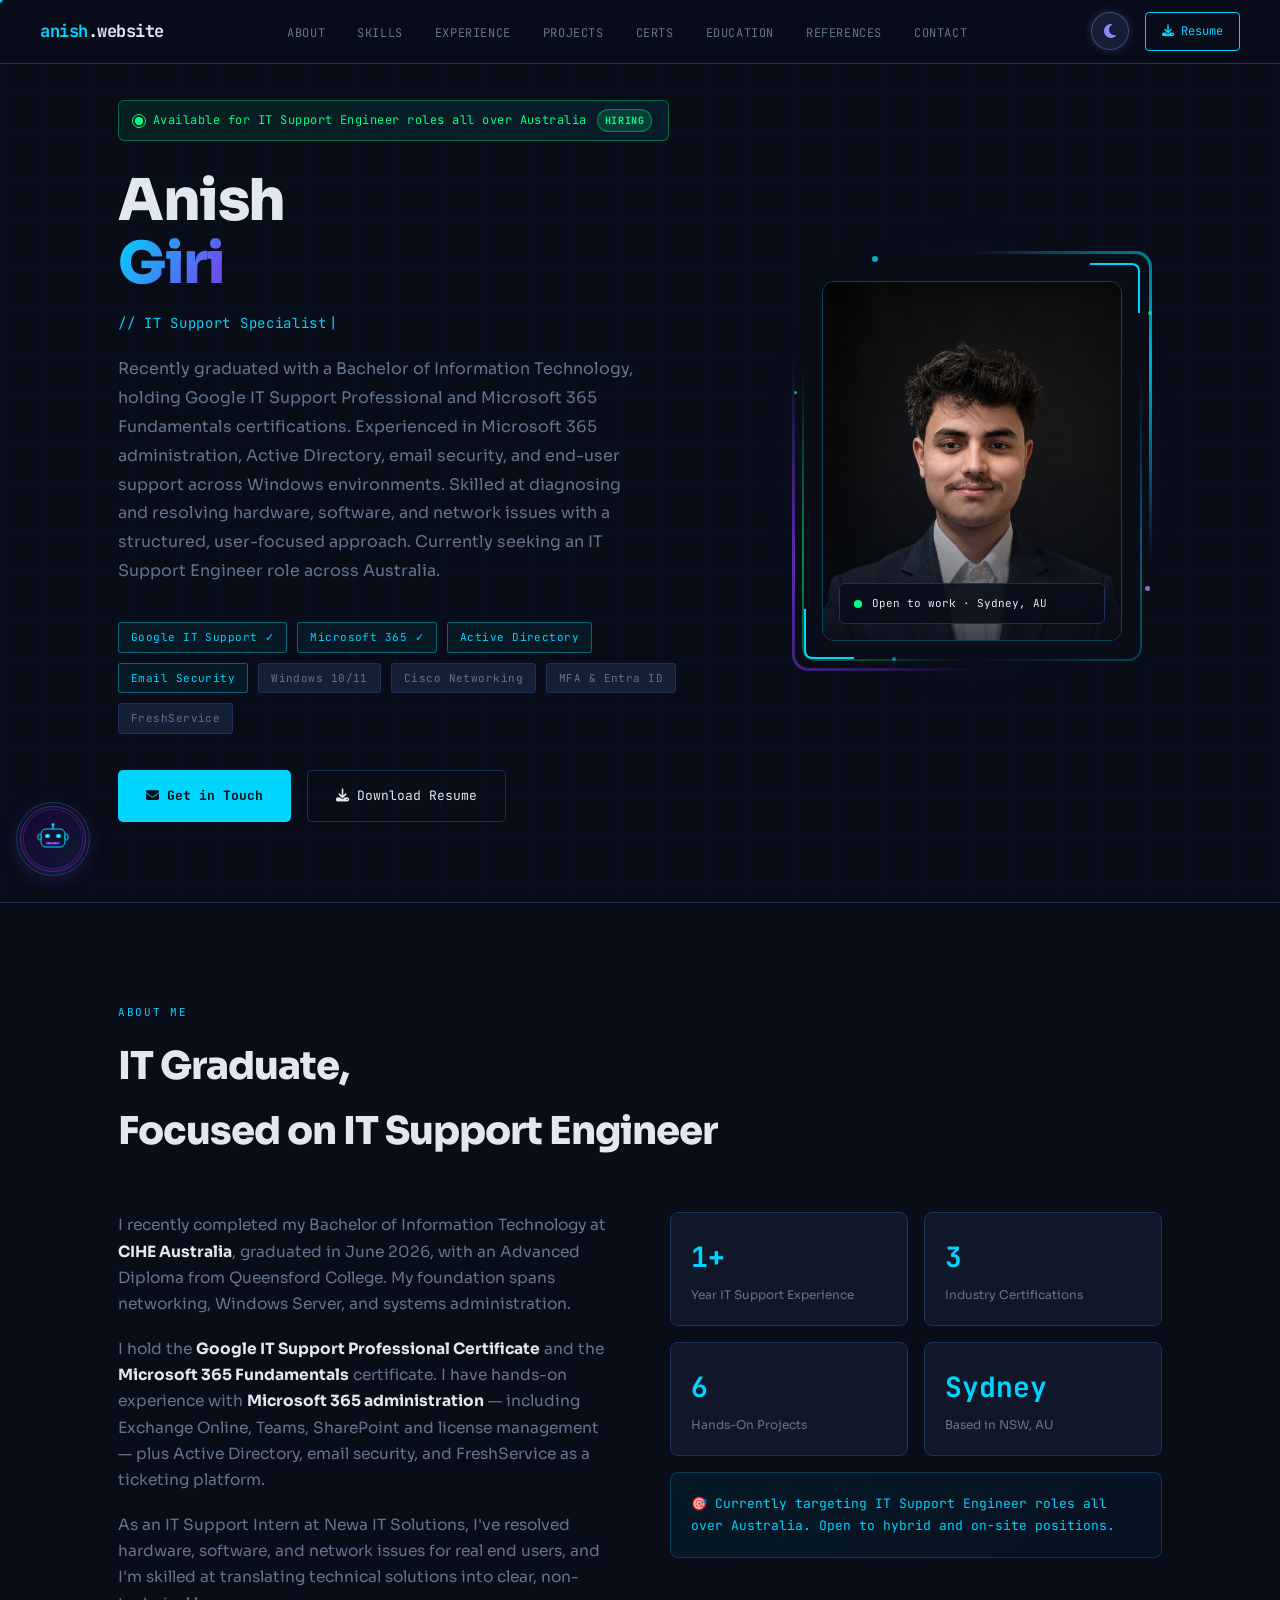
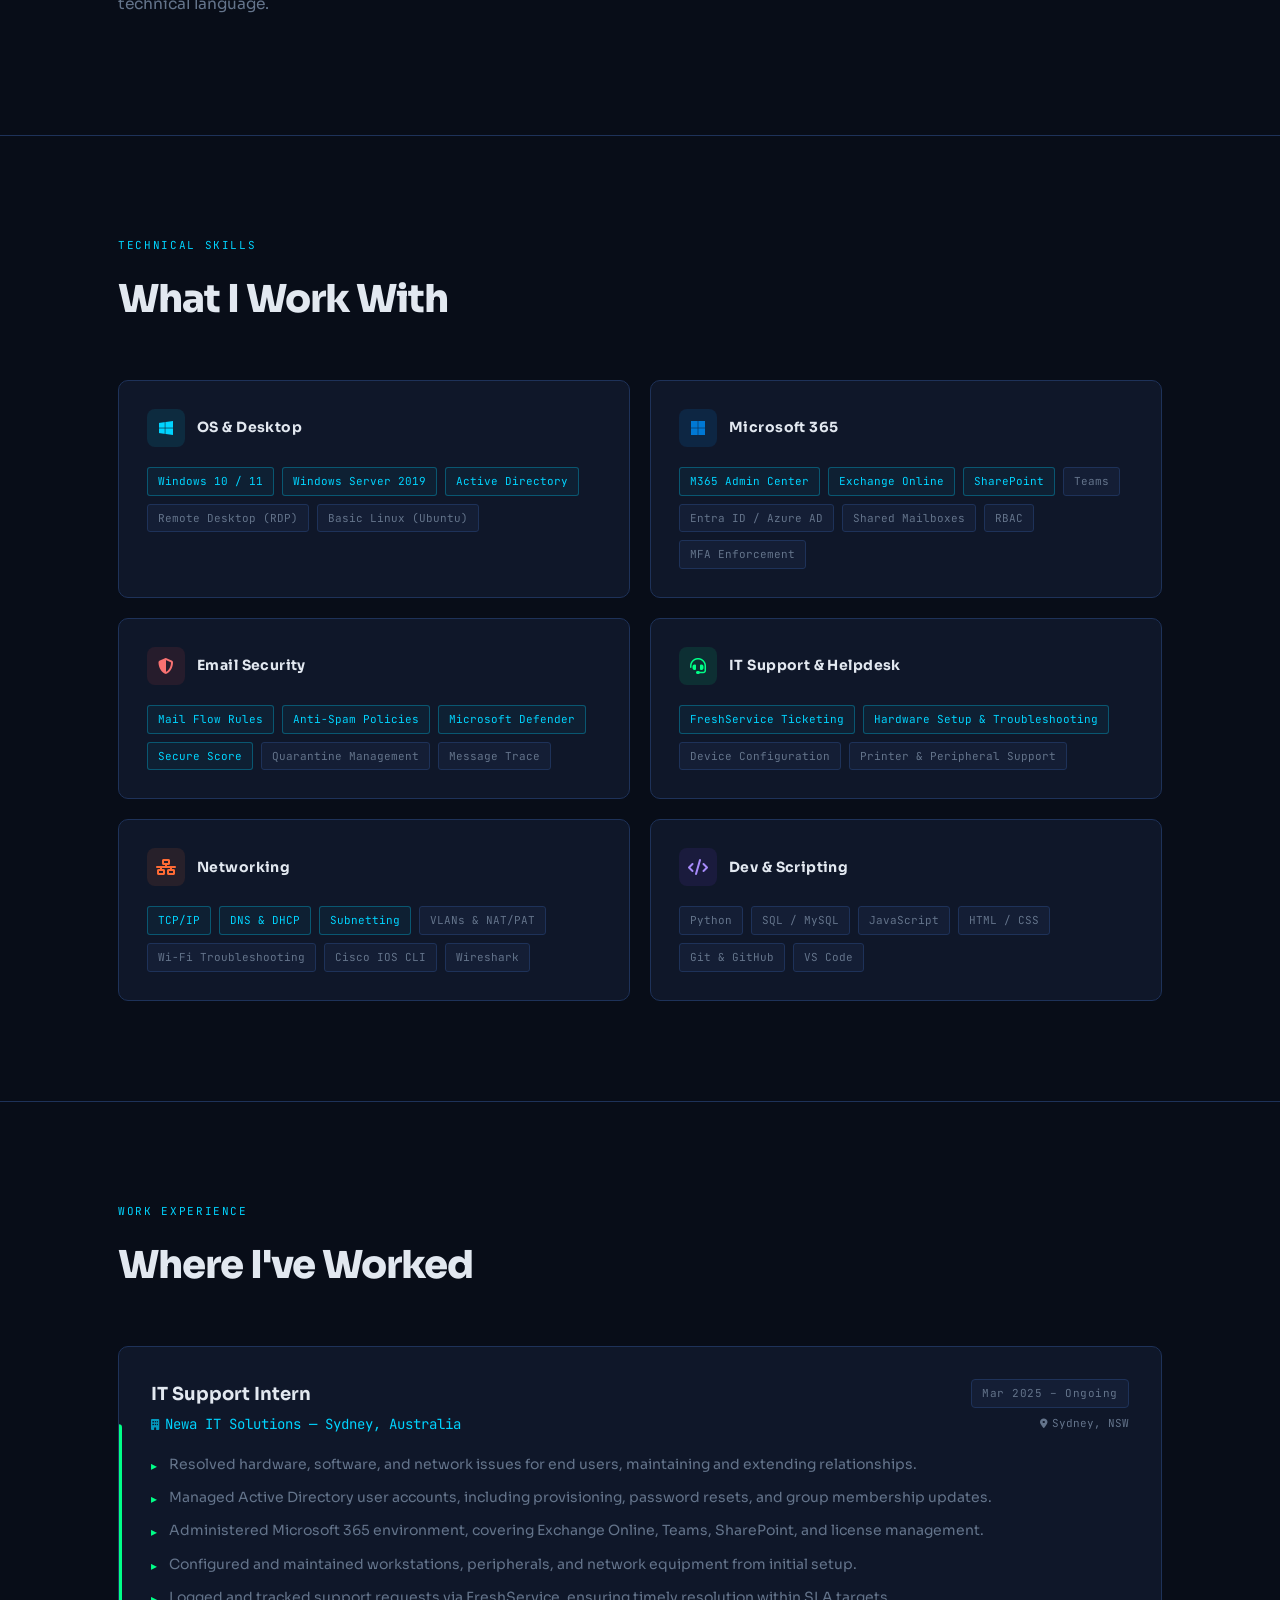
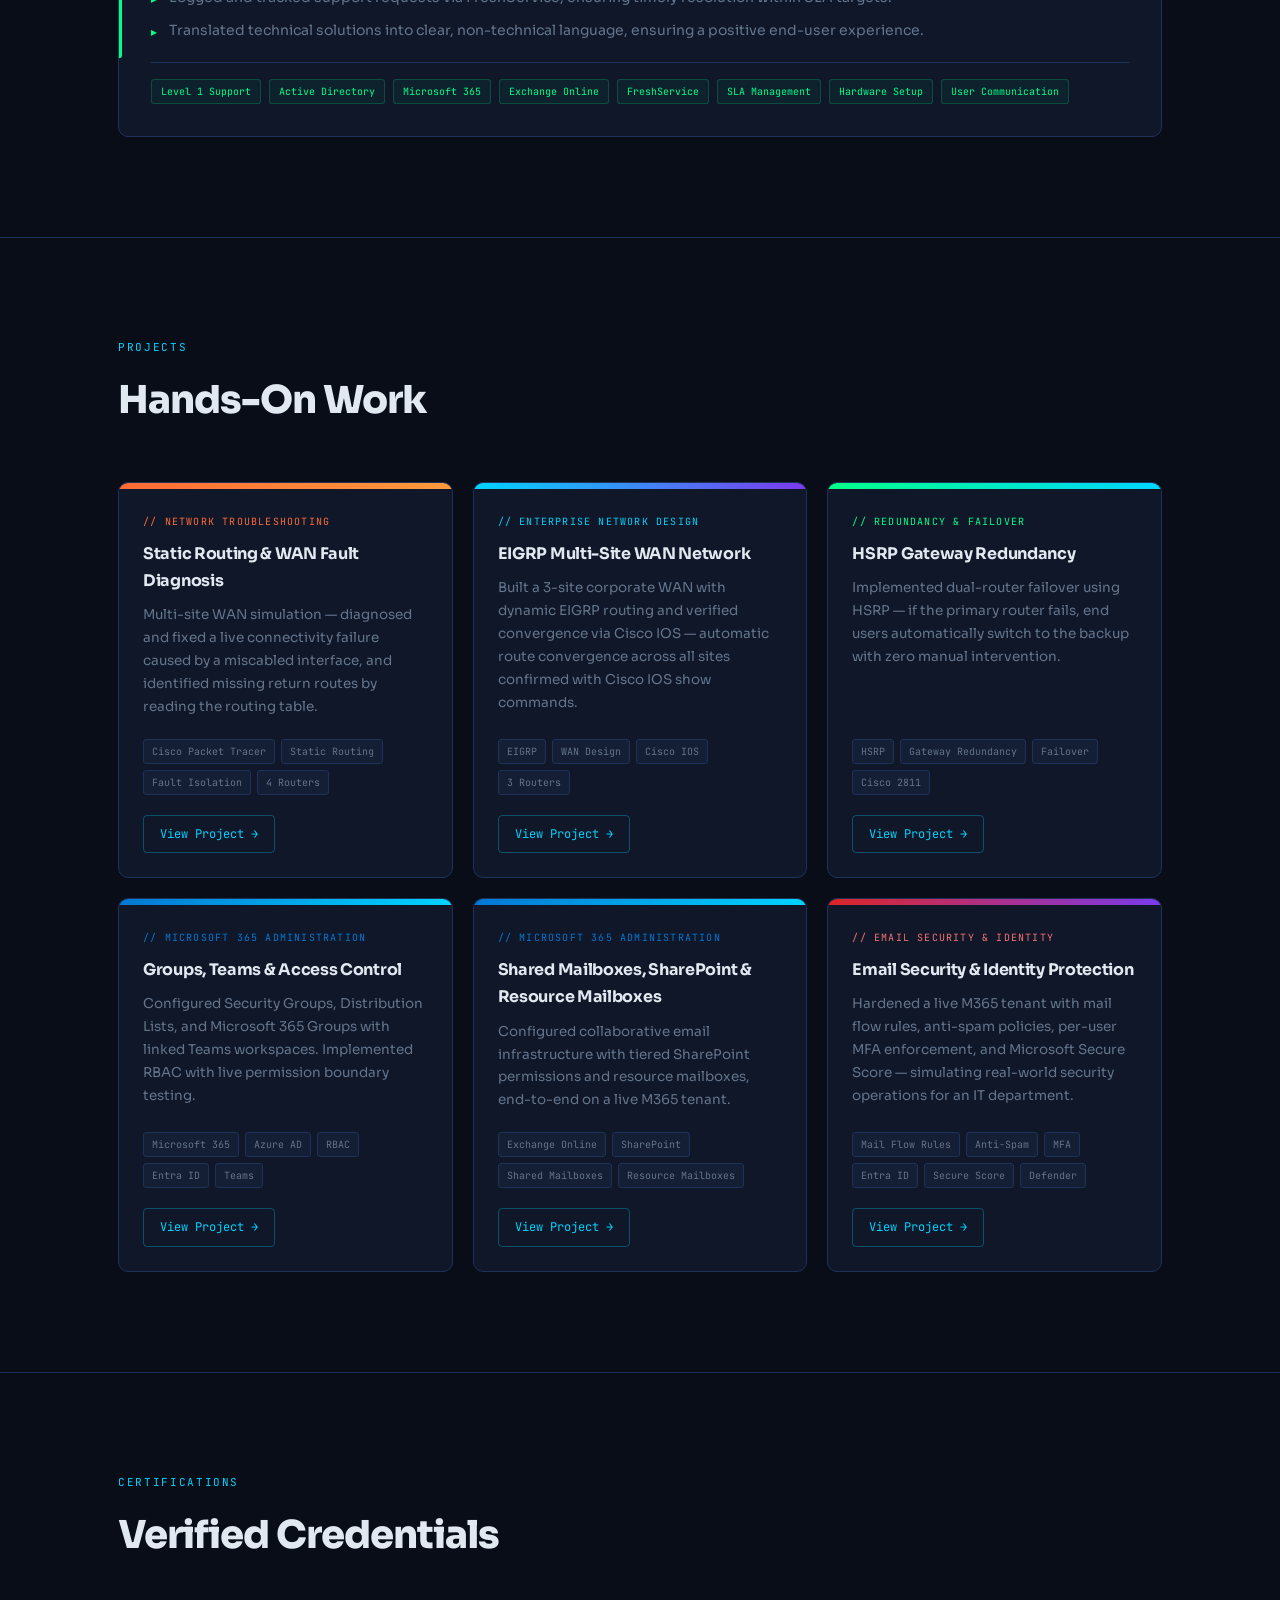
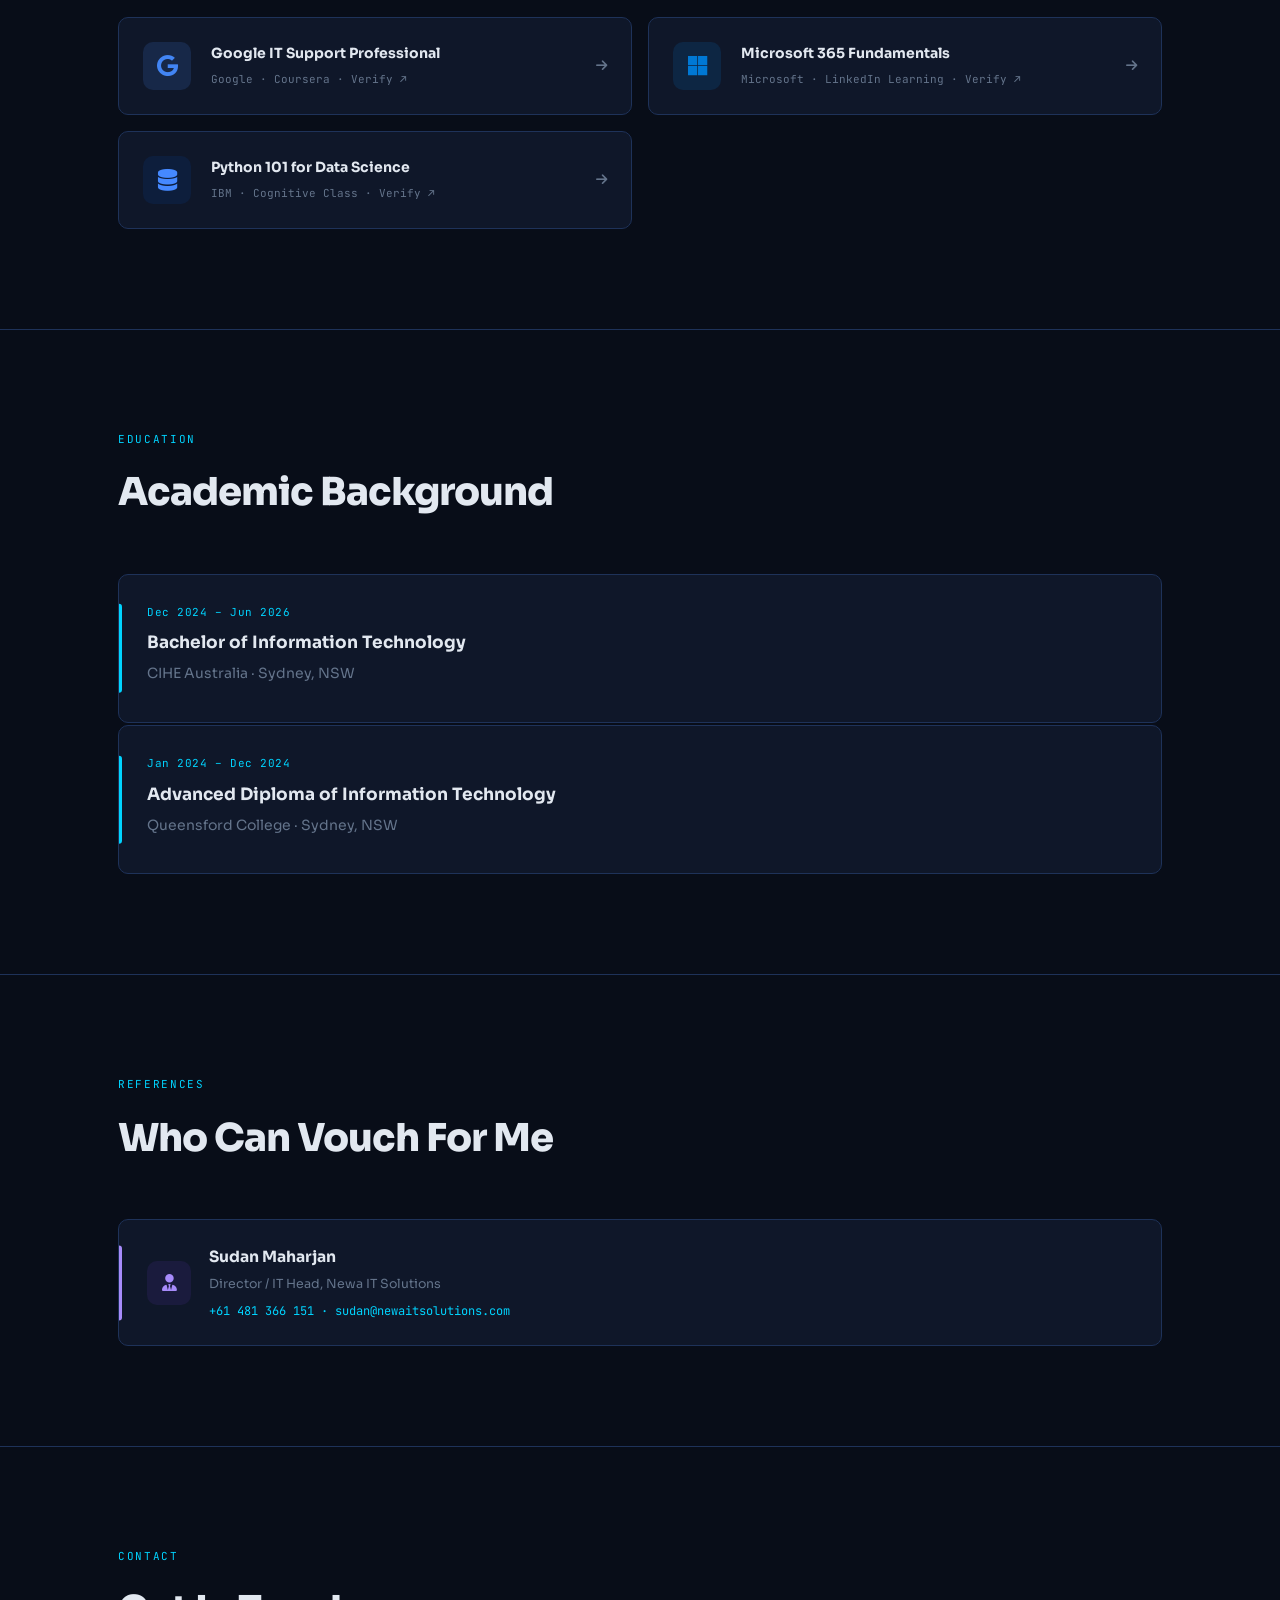
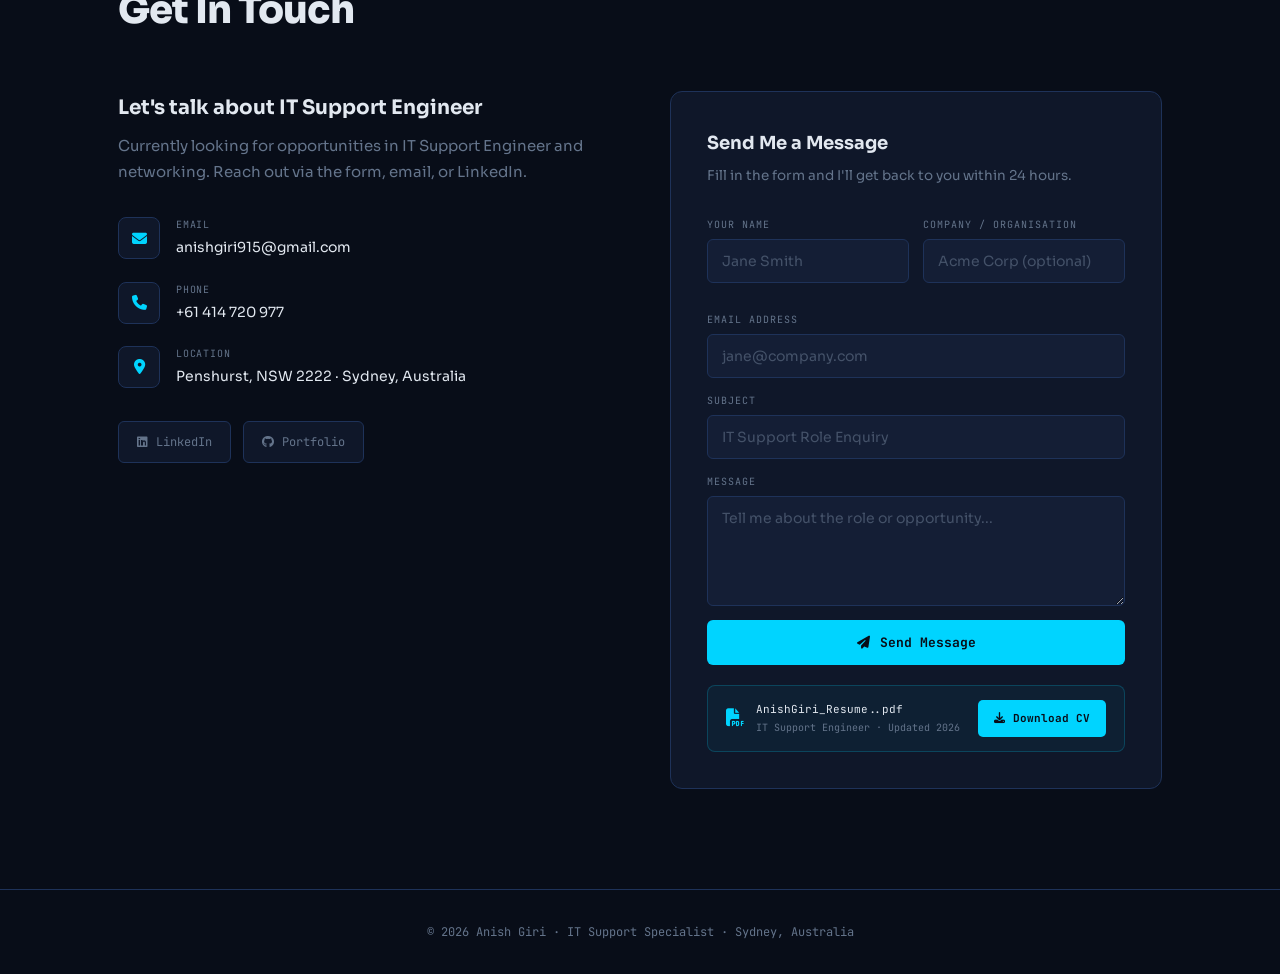
<file: index.html>
<!DOCTYPE html>
<html lang="en" data-theme="dark">
<head>
  <meta charset="UTF-8" />
  <meta name="viewport" content="width=device-width, initial-scale=1.0" />
  <title>Anish Giri | IT Support Engineer</title>
  <link href="https://fonts.googleapis.com/css2?family=JetBrains+Mono:wght@400;600;700&family=Sora:wght@300;400;600;700;800&display=swap" rel="stylesheet" />
  <link rel="stylesheet" href="https://cdnjs.cloudflare.com/ajax/libs/font-awesome/6.5.0/css/all.min.css" />
  <style>
    :root { --transition: 0.35s ease; }
    [data-theme="dark"] {
      --bg:#080d18; --surface:#0f1729; --surface2:#141e35; --border:#1e3259;
      --accent:#00d4ff; --accent2:#0066cc; --green:#00ff88; --orange:#ff6b35;
      --text:#e2e8f0; --muted:#64748b; --glow:rgba(0,212,255,0.18);
      --shadow:rgba(0,0,0,0.5); --grid-line:rgba(0,212,255,0.025);
      --navbar-bg:rgba(8,13,24,0.88);
    }
    [data-theme="light"] {
      --bg:#f0f4fc; --surface:#ffffff; --surface2:#e8edf8; --border:#c8d6f0;
      --accent:#0066cc; --accent2:#004499; --green:#00aa55; --orange:#dd5500;
      --text:#1a2340; --muted:#5a6a8a; --glow:rgba(0,102,204,0.15);
      --shadow:rgba(0,0,0,0.12); --grid-line:rgba(0,102,204,0.04);
      --navbar-bg:rgba(240,244,252,0.92);
    }
    *,*::before,*::after{margin:0;padding:0;box-sizing:border-box;}
    html{scroll-behavior:smooth;}
    body{background:var(--bg);color:var(--text);font-family:'Sora',sans-serif;font-size:16px;line-height:1.7;overflow-x:hidden;transition:background var(--transition),color var(--transition);}
    body::before{content:'';position:fixed;inset:0;background-image:linear-gradient(var(--grid-line) 1px,transparent 1px),linear-gradient(90deg,var(--grid-line) 1px,transparent 1px);background-size:44px 44px;pointer-events:none;z-index:0;}
    .container{max-width:1100px;margin:0 auto;padding:0 28px;position:relative;z-index:1;}

    /* ===== THEME TOGGLE ICON BUTTON ===== */
    .theme-icon-btn {
      width: 38px; height: 38px; border-radius: 50%;
      border: 1.5px solid var(--border); background: var(--surface2);
      cursor: pointer; display: flex; align-items: center; justify-content: center;
      font-size: 16px; transition: background 0.3s, border-color 0.3s, transform 0.2s, box-shadow 0.3s;
      flex-shrink: 0; outline: none;
    }
    .theme-icon-btn:hover { transform: rotate(20deg) scale(1.1); }
    [data-theme="dark"] .theme-icon-btn { color: #818cf8; border-color: rgba(129,140,248,0.4); box-shadow: 0 0 10px rgba(129,140,248,0.25); }
    [data-theme="dark"] .theme-icon-btn:hover { background: rgba(129,140,248,0.12); border-color: #818cf8; }
    [data-theme="light"] .theme-icon-btn { color: #f59e0b; border-color: rgba(245,158,11,0.4); box-shadow: 0 0 10px rgba(245,158,11,0.25); }
    [data-theme="light"] .theme-icon-btn:hover { background: rgba(245,158,11,0.1); border-color: #f59e0b; }
    .theme-icon-btn .icon-moon { display: block; }
    .theme-icon-btn .icon-sun  { display: none; }
    [data-theme="light"] .theme-icon-btn .icon-moon { display: none; }
    [data-theme="light"] .theme-icon-btn .icon-sun  { display: block; }

    /* ===== NAVBAR ===== */
    .navbar{position:fixed;top:0;left:0;right:0;z-index:100;display:flex;align-items:center;justify-content:space-between;padding:0 40px;height:64px;background:var(--navbar-bg);backdrop-filter:blur(16px);border-bottom:1px solid var(--border);transition:background var(--transition),border-color var(--transition);}
    .logo{font-family:'JetBrains Mono',monospace;font-weight:700;font-size:17px;color:var(--accent);letter-spacing:-0.5px;}
    .logo span{color:var(--text);}
    .nav-right{display:flex;align-items:center;gap:20px;}
    .nav-links{display:flex;list-style:none;gap:32px;}
    .nav-links a{color:var(--muted);text-decoration:none;font-family:'JetBrains Mono',monospace;font-size:12px;letter-spacing:0.05em;text-transform:uppercase;transition:color 0.2s;}
    .nav-links a:hover,.nav-links a.active{color:var(--accent);}
    .nav-resume-btn{font-family:'JetBrains Mono',monospace;font-size:12px;padding:8px 16px;background:transparent;border:1px solid var(--accent);color:var(--accent);border-radius:4px;text-decoration:none;transition:background 0.2s,color 0.2s;}
    .nav-resume-btn:hover{background:var(--accent);color:var(--bg);}

    /* ===== HERO ===== */
    .hero{min-height:100vh;display:flex;align-items:center;padding:100px 0 80px;}
    .hero-inner{display:grid;grid-template-columns:1fr 380px;gap:80px;align-items:center;}

    /* AVAILABLE BADGE */
    .hero-badge {
      display: inline-flex; align-items: center; gap: 10px;
      font-family: 'JetBrains Mono', monospace; font-size: 12px;
      padding: 8px 16px; border-radius: 6px; margin-bottom: 28px;
      position: relative; overflow: hidden;
      background: linear-gradient(90deg, rgba(0,255,136,0.08), rgba(0,212,255,0.08));
      border: 1px solid rgba(0,255,136,0.35); color: var(--green);
      animation: badge-shimmer 3s ease-in-out infinite;
    }
    [data-theme="light"] .hero-badge { background: linear-gradient(90deg, rgba(0,170,85,0.08), rgba(0,102,204,0.08)); border-color: rgba(0,170,85,0.4); }
    .hero-badge::before { content: ''; position: absolute; top: 0; left: -100%; width: 60%; height: 100%; background: linear-gradient(90deg, transparent, rgba(0,255,136,0.15), transparent); animation: badge-sweep 3s ease-in-out infinite; }
    @keyframes badge-sweep { 0%{left:-60%;} 100%{left:160%;} }
    @keyframes badge-shimmer { 0%,100%{box-shadow:0 0 0 rgba(0,255,136,0);border-color:rgba(0,255,136,0.35);} 50%{box-shadow:0 0 16px rgba(0,255,136,0.25);border-color:rgba(0,255,136,0.7);} }
    .badge-dot { width: 8px; height: 8px; background: var(--green); border-radius: 50%; flex-shrink: 0; position: relative; animation: pulse 2s infinite; }
    .badge-dot::after { content: ''; position: absolute; inset: -3px; border-radius: 50%; border: 1.5px solid var(--green); animation: ripple-dot 2s ease-out infinite; }
    @keyframes ripple-dot { 0%{transform:scale(1);opacity:0.8;} 100%{transform:scale(2.5);opacity:0;} }
    @keyframes pulse{0%,100%{opacity:1;}50%{opacity:0.4;}}
    .badge-text { position: relative; z-index: 1; letter-spacing: 0.04em; }
    .badge-tag { background: rgba(0,255,136,0.15); border: 1px solid rgba(0,255,136,0.4); color: var(--green); font-size: 10px; padding: 2px 7px; border-radius: 20px; letter-spacing: 0.06em; text-transform: uppercase; font-weight: 700; }

    .hero h1{font-size:clamp(2.2rem,5vw,3.6rem);font-weight:800;line-height:1.1;letter-spacing:-1.5px;margin-bottom:16px;}
    .hero h1 span{background:linear-gradient(120deg,var(--accent),#7c3aed);-webkit-background-clip:text;-webkit-text-fill-color:transparent;background-clip:text;}
    .hero-role{font-family:'JetBrains Mono',monospace;font-size:14px;color:var(--accent);margin-bottom:20px;letter-spacing:0.05em;}
    .hero-desc{color:var(--muted);font-size:16px;max-width:520px;margin-bottom:36px;line-height:1.8;}
    .hero-tags{display:flex;flex-wrap:wrap;gap:10px;margin-bottom:36px;}
    .tag{font-family:'JetBrains Mono',monospace;font-size:11px;padding:5px 12px;border-radius:3px;background:var(--surface2);border:1px solid var(--border);color:var(--muted);letter-spacing:0.04em;transition:background var(--transition),border-color var(--transition);}
    .tag.hot{border-color:rgba(0,212,255,0.4);color:var(--accent);background:rgba(0,212,255,0.06);}
    [data-theme="light"] .tag.hot{border-color:rgba(0,102,204,0.4);color:var(--accent);background:rgba(0,102,204,0.06);}
    .hero-buttons{display:flex;gap:16px;flex-wrap:wrap;}
    .btn-primary{display:inline-flex;align-items:center;gap:8px;padding:14px 28px;background:var(--accent);color:var(--bg);font-family:'JetBrains Mono',monospace;font-size:13px;font-weight:700;border-radius:5px;text-decoration:none;transition:transform 0.2s,box-shadow 0.2s;}
    .btn-primary:hover{transform:translateY(-2px);box-shadow:0 8px 24px var(--glow);}
    .btn-secondary{display:inline-flex;align-items:center;gap:8px;padding:14px 28px;background:transparent;color:var(--text);font-family:'JetBrains Mono',monospace;font-size:13px;border:1px solid var(--border);border-radius:5px;text-decoration:none;transition:border-color 0.2s,color 0.2s;}
    .btn-secondary:hover{border-color:var(--accent);color:var(--accent);}

    /* ===== PHOTO GLOW ===== */
    .hero-photo-wrap{position:relative;display:flex;justify-content:center;}
    .hero-photo-outer{position:relative;width:320px;height:380px;display:flex;align-items:center;justify-content:center;}
    .photo-glow-base { position: absolute; inset: -30px; border-radius: 20px; background: radial-gradient(ellipse at 50% 50%, rgba(0,212,255,0.25) 0%, rgba(124,58,237,0.2) 40%, transparent 70%); animation: glow-breathe 4s ease-in-out infinite; filter: blur(20px); }
    @keyframes glow-breathe { 0%,100%{transform:scale(1);opacity:0.8;} 50%{transform:scale(1.08);opacity:1;} }
    .photo-orbit { position: absolute; inset: -20px; border-radius: 16px; overflow: hidden; }
    .photo-orbit::before { content: ''; position: absolute; inset: -50%; background: conic-gradient(from 0deg, transparent 0deg, rgba(0,212,255,0.8) 60deg, transparent 120deg, transparent 180deg, rgba(124,58,237,0.7) 240deg, transparent 300deg, transparent 360deg); animation: orbit-spin 3s linear infinite; }
    .photo-orbit::after { content: ''; position: absolute; inset: 3px; border-radius: 14px; background: var(--bg); }
    @keyframes orbit-spin { from{transform:rotate(0deg);} to{transform:rotate(360deg);} }
    [data-theme="light"] .photo-orbit::after { background: var(--bg); }
    .photo-orbit-2 { position: absolute; inset: -10px; border-radius: 14px; overflow: hidden; }
    .photo-orbit-2::before { content: ''; position: absolute; inset: -50%; background: conic-gradient(from 180deg, transparent 0deg, rgba(0,255,136,0.5) 60deg, transparent 120deg, transparent 240deg, rgba(0,212,255,0.4) 300deg, transparent 360deg); animation: orbit-spin 5s linear infinite reverse; }
    .photo-orbit-2::after { content: ''; position: absolute; inset: 2px; border-radius: 12px; background: var(--bg); }
    .photo-corner-tl { position:absolute;top:-8px;right:-8px;width:50px;height:50px;border-top:2px solid var(--accent);border-right:2px solid var(--accent);border-radius:0 8px 0 0;z-index:4;animation:corner-blink 3s ease-in-out infinite; }
    .photo-corner-bl { position:absolute;bottom:-8px;left:-8px;width:50px;height:50px;border-bottom:2px solid var(--accent);border-left:2px solid var(--accent);border-radius:0 0 0 8px;z-index:4;animation:corner-blink 3s ease-in-out infinite 1.5s; }
    @keyframes corner-blink{0%,100%{opacity:1;}50%{opacity:0.4;}}
    .photo-particle { position: absolute; border-radius: 50%; pointer-events: none; z-index: 5; }
    .pp1{width:6px;height:6px;background:var(--accent);top:-15px;left:60px;animation:float-p1 4s ease-in-out infinite;opacity:0.8;}
    .pp2{width:4px;height:4px;background:var(--green);top:40px;right:-20px;animation:float-p2 3.5s ease-in-out infinite 0.5s;opacity:0.7;}
    .pp3{width:5px;height:5px;background:#a78bfa;bottom:60px;right:-18px;animation:float-p1 5s ease-in-out infinite 1s;opacity:0.8;}
    .pp4{width:4px;height:4px;background:var(--accent);bottom:-10px;left:80px;animation:float-p2 3s ease-in-out infinite 0.8s;opacity:0.6;}
    .pp5{width:3px;height:3px;background:var(--green);top:120px;left:-18px;animation:float-p1 4.5s ease-in-out infinite 1.5s;opacity:0.7;}
    @keyframes float-p1{0%,100%{transform:translateY(0) scale(1);}50%{transform:translateY(-12px) scale(1.3);}}
    @keyframes float-p2{0%,100%{transform:translateX(0) scale(1);}50%{transform:translateX(10px) scale(1.2);}}
    .hero-photo-card{position:relative;width:300px;height:360px;border-radius:12px;overflow:hidden;border:1px solid rgba(0,212,255,0.3);z-index:3;}
    .hero-photo-card img{width:100%;height:100%;object-fit:cover;object-position:top center;filter:saturate(0.9);}
    .hero-photo-card::after{content:'';position:absolute;inset:0;background:linear-gradient(to top,rgba(8,13,24,0.75) 0%,transparent 50%);}
    [data-theme="light"] .hero-photo-card::after{background:linear-gradient(to top,rgba(10,20,50,0.55) 0%,transparent 50%);}
    .hero-photo-status{position:absolute;bottom:16px;left:16px;right:16px;z-index:2;display:flex;align-items:center;gap:10px;background:rgba(8,13,24,0.88);border:1px solid var(--border);border-radius:6px;padding:10px 14px;font-family:'JetBrains Mono',monospace;font-size:11px;}
    [data-theme="light"] .hero-photo-status{background:rgba(240,244,252,0.92);color:var(--text);}
    .status-dot{width:8px;height:8px;background:var(--green);border-radius:50%;animation:pulse 2s infinite;flex-shrink:0;}

    /* ===== SECTION ===== */
    .section{padding:100px 0;border-top:1px solid var(--border);transition:border-color var(--transition);}
    .section-label{font-family:'JetBrains Mono',monospace;font-size:11px;color:var(--accent);letter-spacing:0.15em;text-transform:uppercase;margin-bottom:12px;}
    .section-title{font-size:clamp(1.8rem,3vw,2.4rem);font-weight:800;letter-spacing:-1px;margin-bottom:48px;}

    /* ===== SCROLL ANIMATIONS ===== */
    .reveal{opacity:0;transform:translateY(40px);transition:opacity 0.7s cubic-bezier(.16,1,.3,1),transform 0.7s cubic-bezier(.16,1,.3,1);}
    .reveal.visible{opacity:1;transform:none;}
    .reveal-left{opacity:0;transform:translateX(-50px);transition:opacity 0.7s cubic-bezier(.16,1,.3,1),transform 0.7s cubic-bezier(.16,1,.3,1);}
    .reveal-left.visible{opacity:1;transform:none;}
    .reveal-right{opacity:0;transform:translateX(50px);transition:opacity 0.7s cubic-bezier(.16,1,.3,1),transform 0.7s cubic-bezier(.16,1,.3,1);}
    .reveal-right.visible{opacity:1;transform:none;}
    .reveal-scale{opacity:0;transform:scale(0.88);transition:opacity 0.6s cubic-bezier(.16,1,.3,1),transform 0.6s cubic-bezier(.16,1,.3,1);}
    .reveal-scale.visible{opacity:1;transform:scale(1);}
    .stagger-child{opacity:0;transform:translateY(30px);transition:opacity 0.6s cubic-bezier(.16,1,.3,1),transform 0.6s cubic-bezier(.16,1,.3,1);}
    .stagger-child.visible{opacity:1;transform:none;}

    /* ===== ABOUT ===== */
    .about-grid{display:grid;grid-template-columns:1fr 1fr;gap:60px;align-items:start;}
    .about-text p{color:var(--muted);margin-bottom:18px;font-size:15.5px;}
    .about-text p strong{color:var(--text);}
    .about-stat-grid{display:grid;grid-template-columns:1fr 1fr;gap:16px;}
    .about-stat{background:var(--surface);border:1px solid var(--border);border-radius:8px;padding:20px;transition:background var(--transition),border-color var(--transition),transform 0.3s;}
    .about-stat:hover{transform:translateY(-3px);border-color:rgba(0,212,255,0.4);}
    .about-stat-num{font-family:'JetBrains Mono',monospace;font-size:28px;font-weight:700;color:var(--accent);display:block;}
    .about-stat-label{font-size:12px;color:var(--muted);margin-top:4px;}
    .about-highlight{grid-column:1/-1;background:linear-gradient(135deg,rgba(0,212,255,0.06),rgba(0,102,204,0.06));border:1px solid rgba(0,212,255,0.2);border-radius:8px;padding:20px;font-family:'JetBrains Mono',monospace;font-size:13px;color:var(--accent);}
    [data-theme="light"] .about-highlight{background:linear-gradient(135deg,rgba(0,102,204,0.06),rgba(0,66,153,0.04));border-color:rgba(0,102,204,0.25);}

    /* ===== SKILLS ===== */
    .skills-grid{display:grid;grid-template-columns:repeat(2,1fr);gap:20px;}
    .skill-card{background:var(--surface);border:1px solid var(--border);border-radius:10px;padding:28px;transition:border-color 0.2s,transform 0.3s,background var(--transition),box-shadow 0.3s;}
    .skill-card:hover{border-color:rgba(0,212,255,0.4);transform:translateY(-4px);box-shadow:0 12px 40px var(--glow);}
    .skill-card-header{display:flex;align-items:center;gap:12px;margin-bottom:20px;}
    .skill-icon{width:38px;height:38px;border-radius:8px;display:flex;align-items:center;justify-content:center;font-size:16px;flex-shrink:0;}
    .skill-icon.blue{background:rgba(0,212,255,0.1);color:var(--accent);}
    .skill-icon.green{background:rgba(0,255,136,0.1);color:var(--green);}
    .skill-icon.orange{background:rgba(255,107,53,0.1);color:var(--orange);}
    .skill-icon.purple{background:rgba(124,58,237,0.1);color:#a78bfa;}
    .skill-icon.teal{background:rgba(20,184,166,0.1);color:#2dd4bf;}
    .skill-icon.ms{background:rgba(0,120,212,0.15);color:#0078d4;}
    .skill-icon.red{background:rgba(239,68,68,0.1);color:#f87171;}
    .skill-card h3{font-size:14px;font-weight:700;letter-spacing:0.03em;}
    .skill-tags{display:flex;flex-wrap:wrap;gap:8px;}
    .skill-tag{font-family:'JetBrains Mono',monospace;font-size:11px;padding:4px 10px;border-radius:3px;background:var(--surface2);border:1px solid var(--border);color:var(--muted);transition:background var(--transition);}
    .skill-tag.primary{border-color:rgba(0,212,255,0.3);color:var(--accent);background:rgba(0,212,255,0.05);}
    [data-theme="light"] .skill-tag.primary{border-color:rgba(0,102,204,0.3);color:var(--accent);background:rgba(0,102,204,0.06);}

    /* ===== PROJECTS ===== */
    .projects-grid{display:grid;grid-template-columns:repeat(3,1fr);gap:20px;}
    .project-card{background:var(--surface);border:1px solid var(--border);border-radius:10px;overflow:hidden;transition:border-color 0.2s,transform 0.3s,box-shadow 0.3s,background var(--transition);display:flex;flex-direction:column;}
    .project-card:hover{border-color:rgba(0,212,255,0.4);transform:translateY(-5px);box-shadow:0 16px 48px var(--glow);}
    .project-card-top{height:6px;background:linear-gradient(90deg,var(--accent),#7c3aed);}
    .project-card-top.green{background:linear-gradient(90deg,var(--green),#00d4ff);}
    .project-card-top.orange{background:linear-gradient(90deg,var(--orange),#ff9a3c);}
    .project-card-top.ms{background:linear-gradient(90deg,#0078d4,#00d4ff);}
    .project-card-top.red{background:linear-gradient(90deg,#dc2626,#7c3aed);}
    .project-card-top.coming{background:var(--border);}
    .project-body{padding:24px;flex:1;display:flex;flex-direction:column;}
    .project-cat{font-family:'JetBrains Mono',monospace;font-size:10px;letter-spacing:0.12em;text-transform:uppercase;color:var(--accent);margin-bottom:10px;}
    .project-cat.green-label{color:var(--green);}.project-cat.orange-label{color:var(--orange);}.project-cat.ms-label{color:#0078d4;}.project-cat.muted-label{color:var(--muted);}.project-cat.red-label{color:#f87171;}
    .project-title{font-size:16px;font-weight:700;margin-bottom:10px;letter-spacing:-0.3px;}
    .project-desc{font-size:13.5px;color:var(--muted);line-height:1.7;flex:1;margin-bottom:20px;}
    .project-tags{display:flex;flex-wrap:wrap;gap:6px;margin-bottom:20px;}
    .project-tag{font-family:'JetBrains Mono',monospace;font-size:10px;padding:3px 8px;border-radius:3px;background:var(--surface2);border:1px solid var(--border);color:var(--muted);}
    .project-link{display:inline-flex;align-items:center;gap:6px;font-family:'JetBrains Mono',monospace;font-size:12px;color:var(--accent);text-decoration:none;border:1px solid rgba(0,212,255,0.3);padding:8px 16px;border-radius:4px;transition:background 0.2s;align-self:flex-start;}
    .project-link:hover{background:rgba(0,212,255,0.1);}
    [data-theme="light"] .project-link{border-color:rgba(0,102,204,0.3);}
    .project-coming{display:inline-flex;align-items:center;gap:6px;font-family:'JetBrains Mono',monospace;font-size:12px;color:var(--muted);border:1px solid var(--border);padding:8px 16px;border-radius:4px;align-self:flex-start;}

    /* ===== WORK ===== */
    .work-list{display:flex;flex-direction:column;gap:20px;}
    .work-item{background:var(--surface);border:1px solid var(--border);border-radius:10px;padding:32px;position:relative;transition:border-color 0.2s,transform 0.3s,background var(--transition);}
    .work-item::before{content:'';position:absolute;left:0;top:50%;transform:translateY(-50%);width:3px;height:60%;background:var(--green);border-radius:0 3px 3px 0;}
    .work-item:hover{border-color:rgba(0,255,136,0.35);transform:translateY(-2px);}
    .work-header{display:flex;align-items:flex-start;justify-content:space-between;gap:20px;margin-bottom:16px;flex-wrap:wrap;}
    .work-role{font-size:18px;font-weight:700;margin-bottom:4px;}
    .work-company{font-size:14px;color:var(--accent);font-family:'JetBrains Mono',monospace;}
    .work-meta{display:flex;flex-direction:column;align-items:flex-end;gap:6px;flex-shrink:0;}
    .work-period{font-family:'JetBrains Mono',monospace;font-size:11px;color:var(--muted);letter-spacing:0.05em;background:var(--surface2);border:1px solid var(--border);border-radius:4px;padding:4px 10px;}
    .work-location{font-family:'JetBrains Mono',monospace;font-size:11px;color:var(--muted);}
    .work-bullets{list-style:none;display:flex;flex-direction:column;gap:10px;}
    .work-bullets li{display:flex;gap:12px;font-size:14px;color:var(--muted);line-height:1.65;}
    .work-bullets li::before{content:'▸';color:var(--green);font-size:12px;flex-shrink:0;margin-top:3px;}
    .work-bullets li strong{color:var(--text);}
    .work-tags{display:flex;flex-wrap:wrap;gap:8px;margin-top:20px;padding-top:16px;border-top:1px solid var(--border);}
    .work-tag{font-family:'JetBrains Mono',monospace;font-size:10px;padding:3px 9px;border-radius:3px;background:rgba(0,255,136,0.05);border:1px solid rgba(0,255,136,0.2);color:var(--green);}

    /* ===== CERTS ===== */
    .cert-grid{display:grid;grid-template-columns:repeat(2,1fr);gap:16px;}
    .cert-card{background:var(--surface);border:1px solid var(--border);border-radius:10px;padding:24px;display:flex;align-items:center;gap:20px;text-decoration:none;transition:border-color 0.2s,transform 0.3s,background var(--transition),box-shadow 0.3s;}
    .cert-card:hover{border-color:rgba(0,212,255,0.4);transform:translateY(-3px);box-shadow:0 8px 30px var(--glow);}
    .cert-logo{width:48px;height:48px;border-radius:10px;display:flex;align-items:center;justify-content:center;font-size:22px;flex-shrink:0;}
    .cert-logo.blue{background:rgba(66,133,244,0.15);color:#4285f4;}
    .cert-logo.ms{background:rgba(0,120,212,0.15);color:#0078d4;}
    .cert-logo.ibm{background:rgba(0,69,169,0.15);color:#4589ff;}
    .cert-logo.python{background:rgba(255,212,59,0.1);color:#ffd43b;}
    .cert-info{flex:1;}
    .cert-name{font-size:14px;font-weight:700;color:var(--text);margin-bottom:4px;}
    .cert-issuer{font-family:'JetBrains Mono',monospace;font-size:11px;color:var(--muted);}
    .cert-arrow{color:var(--muted);font-size:13px;transition:color 0.2s,transform 0.2s;}
    .cert-card:hover .cert-arrow{color:var(--accent);transform:translateX(3px);}

    /* ===== EDUCATION ===== */
    .edu-list{display:flex;flex-direction:column;gap:2px;}
    .edu-item{background:var(--surface);border:1px solid var(--border);border-radius:10px;padding:28px;position:relative;transition:border-color 0.2s,background var(--transition),transform 0.3s;}
    .edu-item::before{content:'';position:absolute;left:0;top:50%;transform:translateY(-50%);width:3px;height:60%;background:var(--accent);border-radius:0 3px 3px 0;}
    .edu-item:hover{border-color:rgba(0,212,255,0.35);transform:translateX(4px);}
    .edu-meta{font-family:'JetBrains Mono',monospace;font-size:11px;color:var(--accent);margin-bottom:8px;letter-spacing:0.05em;}
    .edu-degree{font-size:17px;font-weight:700;margin-bottom:4px;}
    .edu-school{font-size:14px;color:var(--muted);margin-bottom:8px;}
    .edu-score{display:inline-flex;align-items:center;gap:6px;font-family:'JetBrains Mono',monospace;font-size:11px;color:var(--green);background:rgba(0,255,136,0.07);border:1px solid rgba(0,255,136,0.2);padding:3px 10px;border-radius:3px;}

    /* ===== REFERENCES ===== */
    .ref-list{display:flex;flex-direction:column;gap:16px;}
    .ref-item{background:var(--surface);border:1px solid var(--border);border-radius:10px;padding:24px 28px;display:flex;align-items:center;gap:18px;position:relative;transition:border-color 0.2s,background var(--transition),transform 0.3s;}
    .ref-item::before{content:'';position:absolute;left:0;top:50%;transform:translateY(-50%);width:3px;height:60%;background:#a78bfa;border-radius:0 3px 3px 0;}
    .ref-item:hover{border-color:rgba(124,58,237,0.35);transform:translateX(4px);}
    .ref-icon{width:44px;height:44px;border-radius:10px;background:rgba(124,58,237,0.1);color:#a78bfa;display:flex;align-items:center;justify-content:center;font-size:17px;flex-shrink:0;}
    .ref-name{font-size:15.5px;font-weight:700;margin-bottom:3px;}
    .ref-role{font-size:12.5px;color:var(--muted);margin-bottom:6px;}
    .ref-contact{font-family:'JetBrains Mono',monospace;font-size:12px;color:var(--accent);}

    /* ===== CONTACT ===== */
    .contact-grid{display:grid;grid-template-columns:1fr 1fr;gap:60px;align-items:start;}
    .contact-info h3{font-size:20px;font-weight:700;margin-bottom:8px;}
    .contact-info p{color:var(--muted);font-size:15px;margin-bottom:32px;}
    .contact-item{display:flex;align-items:center;gap:16px;margin-bottom:20px;}
    .contact-icon{width:42px;height:42px;border-radius:8px;display:flex;align-items:center;justify-content:center;background:var(--surface);border:1px solid var(--border);color:var(--accent);font-size:15px;flex-shrink:0;transition:background var(--transition),transform 0.2s;}
    .contact-item:hover .contact-icon{transform:scale(1.1);border-color:var(--accent);}
    .contact-item-text a{color:var(--text);text-decoration:none;font-size:14px;transition:color 0.2s;}
    .contact-item-text a:hover{color:var(--accent);}
    .contact-item-label{font-family:'JetBrains Mono',monospace;font-size:10px;color:var(--muted);letter-spacing:0.08em;text-transform:uppercase;}
    .contact-social{display:flex;gap:12px;margin-top:32px;}
    .social-btn{display:inline-flex;align-items:center;gap:8px;padding:10px 18px;background:var(--surface);border:1px solid var(--border);border-radius:6px;color:var(--muted);text-decoration:none;font-family:'JetBrains Mono',monospace;font-size:12px;transition:border-color 0.2s,color 0.2s,background var(--transition);}
    .social-btn:hover{border-color:var(--accent);color:var(--accent);}
    .contact-form-wrap{background:var(--surface);border:1px solid var(--border);border-radius:12px;padding:36px;transition:background var(--transition),border-color var(--transition);}
    .contact-form-wrap h3{font-size:18px;font-weight:700;margin-bottom:6px;}
    .contact-form-wrap>p{color:var(--muted);font-size:13.5px;margin-bottom:28px;}
    .form-row{display:grid;grid-template-columns:1fr 1fr;gap:14px;margin-bottom:14px;}
    .form-group{display:flex;flex-direction:column;gap:6px;margin-bottom:14px;}
    .form-group label{font-family:'JetBrains Mono',monospace;font-size:10px;letter-spacing:0.1em;text-transform:uppercase;color:var(--muted);}
    .form-group input,.form-group textarea{background:var(--surface2);border:1px solid var(--border);border-radius:6px;padding:12px 14px;color:var(--text);font-family:'Sora',sans-serif;font-size:14px;outline:none;transition:border-color 0.2s,box-shadow 0.2s,background var(--transition);width:100%;}
    .form-group input::placeholder,.form-group textarea::placeholder{color:var(--muted);opacity:0.6;}
    .form-group input:focus,.form-group textarea:focus{border-color:rgba(0,212,255,0.5);box-shadow:0 0 0 3px rgba(0,212,255,0.08);}
    .form-group textarea{resize:vertical;min-height:110px;}
    .btn-submit{width:100%;display:flex;align-items:center;justify-content:center;gap:10px;padding:14px 24px;background:var(--accent);color:var(--bg);font-family:'JetBrains Mono',monospace;font-size:13px;font-weight:700;border:none;border-radius:6px;cursor:pointer;transition:opacity 0.2s,transform 0.2s;margin-top:6px;}
    .btn-submit:hover{opacity:0.88;transform:translateY(-1px);}
    .btn-submit:disabled{opacity:0.5;cursor:not-allowed;transform:none;}
    .form-success{display:none;text-align:center;padding:24px;background:rgba(0,255,136,0.06);border:1px solid rgba(0,255,136,0.25);border-radius:8px;margin-top:16px;}
    .form-success.show{display:block;}
    .form-success i{font-size:28px;color:var(--green);margin-bottom:10px;display:block;}
    .form-success p{font-size:14px;color:var(--text);margin:0;}
    .form-success span{font-size:12px;color:var(--muted);font-family:'JetBrains Mono',monospace;}
    .resume-strip{display:flex;align-items:center;justify-content:space-between;gap:16px;background:rgba(0,212,255,0.05);border:1px solid rgba(0,212,255,0.2);border-radius:8px;padding:14px 18px;margin-top:20px;}
    [data-theme="light"] .resume-strip{background:rgba(0,102,204,0.05);border-color:rgba(0,102,204,0.2);}
    .resume-file{display:flex;align-items:center;gap:12px;}
    .resume-file-icon{font-size:18px;color:var(--accent);}
    .resume-file-name{font-family:'JetBrains Mono',monospace;font-size:11px;color:var(--text);}
    .resume-file-size{font-family:'JetBrains Mono',monospace;font-size:10px;color:var(--muted);}
    .btn-download{display:inline-flex;align-items:center;gap:8px;padding:9px 16px;background:var(--accent);color:var(--bg);font-family:'JetBrains Mono',monospace;font-size:11px;font-weight:700;border-radius:5px;text-decoration:none;transition:opacity 0.2s;flex-shrink:0;}
    .btn-download:hover{opacity:0.88;}

    /* ===== FOOTER ===== */
    .footer{border-top:1px solid var(--border);padding:32px 0;text-align:center;font-family:'JetBrains Mono',monospace;font-size:12px;color:var(--muted);transition:border-color var(--transition);}

    /* ===== AI ASSISTANT FAB ===== */
    .ai-fab{position:fixed;left:24px;bottom:32px;z-index:200;}
    .ai-fab-btn { width: 58px; height: 58px; border-radius: 50%; border: none; cursor: pointer; display: flex; align-items: center; justify-content: center; position: relative; background: linear-gradient(135deg, #1a0533, #0d1a33); box-shadow: 0 4px 24px rgba(124,58,237,0.4), 0 0 0 1px rgba(124,58,237,0.3); transition: transform 0.2s, box-shadow 0.2s; overflow: visible; }
    .ai-fab-btn:hover{transform:scale(1.08);box-shadow:0 6px 32px rgba(124,58,237,0.6),0 0 0 1px rgba(124,58,237,0.5);}
    .ai-head-svg { width: 34px; height: 34px; position: relative; z-index: 1; }
    .ai-fab-btn::before { content: ''; position: absolute; inset: -4px; border-radius: 50%; border: 1.5px solid rgba(124,58,237,0.5); animation: fab-ring 2.5s ease-in-out infinite; }
    .ai-fab-btn::after { content: ''; position: absolute; inset: -8px; border-radius: 50%; border: 1px solid rgba(0,212,255,0.25); animation: fab-ring 2.5s ease-in-out infinite 0.8s; }
    @keyframes fab-ring{0%,100%{transform:scale(1);opacity:0.8;}50%{transform:scale(1.08);opacity:0.3;}}
    .ai-fab-tooltip { position: absolute; left: 68px; top: 50%; transform: translateY(-50%); background: var(--surface); border: 1px solid rgba(124,58,237,0.4); color: #a78bfa; font-family: 'JetBrains Mono', monospace; font-size: 11px; padding: 6px 12px; border-radius: 20px; white-space: nowrap; pointer-events: none; opacity: 0; transition: opacity 0.2s; }
    .ai-fab-btn:hover .ai-fab-tooltip{opacity:1;}

    /* ===== AI CHAT PANEL ===== */
    .ai-chat-panel{position:fixed;left:24px;bottom:106px;width:340px;max-height:490px;background:var(--surface);border:1px solid var(--border);border-radius:16px;display:flex;flex-direction:column;z-index:199;box-shadow:0 20px 60px var(--shadow);transition:opacity 0.3s,transform 0.3s,background var(--transition),border-color var(--transition);opacity:0;transform:translateY(20px) scale(0.95);pointer-events:none;overflow:hidden;}
    .ai-chat-panel.open{opacity:1;transform:translateY(0) scale(1);pointer-events:all;}
    .ai-chat-header{display:flex;align-items:center;gap:12px;padding:14px 16px;border-bottom:1px solid var(--border);flex-shrink:0;background:linear-gradient(90deg,rgba(124,58,237,0.08),rgba(0,212,255,0.05));}
    .ai-avatar-wrap { position: relative; flex-shrink: 0; }
    .ai-avatar-svg { width: 38px; height: 38px; display: block; }
    .ai-chat-title{font-size:14px;font-weight:700;}
    .ai-chat-sub{font-family:'JetBrains Mono',monospace;font-size:10px;color:var(--green);}
    .ai-chat-close{margin-left:auto;background:none;border:none;color:var(--muted);cursor:pointer;font-size:16px;padding:4px;transition:color 0.2s;}
    .ai-chat-close:hover{color:var(--text);}
    .ai-chat-messages{flex:1;overflow-y:auto;padding:16px;display:flex;flex-direction:column;gap:12px;min-height:200px;}
    .ai-chat-messages::-webkit-scrollbar{width:4px;}
    .ai-chat-messages::-webkit-scrollbar-track{background:transparent;}
    .ai-chat-messages::-webkit-scrollbar-thumb{background:var(--border);border-radius:2px;}
    .chat-msg{display:flex;flex-direction:column;gap:4px;max-width:86%;}
    .chat-msg.bot{align-self:flex-start;}.chat-msg.user{align-self:flex-end;}
    .chat-bubble{padding:10px 14px;border-radius:12px;font-size:13px;line-height:1.55;}
    .chat-msg.bot .chat-bubble{background:var(--surface2);border:1px solid var(--border);color:var(--text);border-bottom-left-radius:4px;}
    .chat-msg.user .chat-bubble{background:var(--accent);color:var(--bg);font-weight:600;border-bottom-right-radius:4px;}
    .chat-typing{display:flex;align-items:center;gap:5px;padding:10px 14px;background:var(--surface2);border:1px solid var(--border);border-radius:12px;border-bottom-left-radius:4px;align-self:flex-start;}
    .chat-typing span{width:6px;height:6px;background:var(--muted);border-radius:50%;animation:typing-dot 1.2s infinite;}
    .chat-typing span:nth-child(2){animation-delay:0.2s;}.chat-typing span:nth-child(3){animation-delay:0.4s;}
    @keyframes typing-dot{0%,60%,100%{opacity:0.3;transform:translateY(0);}30%{opacity:1;transform:translateY(-3px);}}
    .chat-suggestions{display:flex;flex-wrap:wrap;gap:6px;padding:0 16px 10px;}
    .chat-suggestion{font-family:'JetBrains Mono',monospace;font-size:10px;padding:5px 10px;border-radius:20px;background:var(--surface2);border:1px solid var(--border);color:#a78bfa;cursor:pointer;transition:background 0.15s,border-color 0.15s;}
    .chat-suggestion:hover{background:rgba(124,58,237,0.12);border-color:#a78bfa;}
    .ai-chat-input-row{display:flex;gap:8px;padding:12px 16px;border-top:1px solid var(--border);flex-shrink:0;}
    .ai-chat-input{flex:1;background:var(--surface2);border:1px solid var(--border);border-radius:8px;padding:9px 12px;color:var(--text);font-family:'Sora',sans-serif;font-size:13px;outline:none;transition:border-color 0.2s,background var(--transition);}
    .ai-chat-input:focus{border-color:rgba(124,58,237,0.5);}
    .ai-chat-input::placeholder{color:var(--muted);opacity:0.7;}
    .ai-chat-send{width:36px;height:36px;border-radius:8px;background:linear-gradient(135deg,#7c3aed,var(--accent));border:none;cursor:pointer;display:flex;align-items:center;justify-content:center;color:#fff;font-size:14px;transition:opacity 0.2s;flex-shrink:0;}
    .ai-chat-send:hover{opacity:0.85;}

    /* ===== SCROLL TO TOP ===== */
    .scroll-top{position:fixed;right:24px;bottom:32px;z-index:200;width:44px;height:44px;border-radius:50%;background:var(--surface);border:1px solid var(--border);color:var(--accent);font-size:16px;cursor:pointer;display:flex;align-items:center;justify-content:center;opacity:0;transform:translateY(10px);transition:opacity 0.3s,transform 0.3s,background var(--transition);}
    .scroll-top.visible{opacity:1;transform:translateY(0);}
    .scroll-top:hover{background:var(--accent);color:var(--bg);}

    /* ===== TYPING ANIMATION ===== */
    .typed-text::after{content:'|';animation:blink 0.8s step-end infinite;color:var(--accent);margin-left:2px;}
    @keyframes blink{0%,100%{opacity:1;}50%{opacity:0;}}

    /* ===== CURSOR TRAIL ===== */
    .cursor-dot{position:fixed;pointer-events:none;z-index:9999;width:6px;height:6px;border-radius:50%;background:var(--accent);transition:transform 0.1s;mix-blend-mode:screen;}
    [data-theme="light"] .cursor-dot{mix-blend-mode:multiply;}

    /* ===== HAMBURGER MENU ===== */
    .hamburger { display: none; flex-direction: column; gap: 5px; cursor: pointer; background: none; border: none; padding: 4px; z-index: 201; }
    .hamburger span { display: block; width: 22px; height: 2px; background: var(--text); border-radius: 2px; transition: transform 0.3s, opacity 0.3s, background var(--transition); }
    .hamburger.open span:nth-child(1) { transform: translateY(7px) rotate(45deg); }
    .hamburger.open span:nth-child(2) { opacity: 0; }
    .hamburger.open span:nth-child(3) { transform: translateY(-7px) rotate(-45deg); }
    .mobile-nav { display: none; position: fixed; top: 64px; left: 0; right: 0; background: var(--navbar-bg); backdrop-filter: blur(16px); border-bottom: 1px solid var(--border); padding: 16px 24px 24px; z-index: 99; flex-direction: column; gap: 4px; transform: translateY(-10px); opacity: 0; transition: transform 0.3s ease, opacity 0.3s ease; }
    .mobile-nav.open { transform: translateY(0); opacity: 1; }
    .mobile-nav a { color: var(--muted); text-decoration: none; font-family: 'JetBrains Mono', monospace; font-size: 13px; letter-spacing: 0.05em; text-transform: uppercase; padding: 12px 0; border-bottom: 1px solid var(--border); transition: color 0.2s; display: block; }
    .mobile-nav a:last-child { border-bottom: none; }
    .mobile-nav a:hover, .mobile-nav a.active { color: var(--accent); }
    .mobile-nav .mobile-resume { display: inline-flex; align-items: center; gap: 8px; margin-top: 12px; padding: 12px 20px; background: var(--accent); color: var(--bg); font-family: 'JetBrains Mono', monospace; font-size: 13px; font-weight: 700; border-radius: 6px; text-decoration: none; justify-content: center; border-bottom: none !important; }

    /* ===== RESPONSIVE ===== */
    @media (max-width: 900px) {
      .navbar { padding: 0 20px; }
      .nav-links { display: none; }
      .hamburger { display: flex; }
      .mobile-nav { display: flex; }
      .hero-inner { grid-template-columns: 1fr; }
      .hero-photo-wrap { display: none; }
      .about-grid { grid-template-columns: 1fr; gap: 36px; }
      .skills-grid { grid-template-columns: 1fr 1fr; }
      .projects-grid { grid-template-columns: 1fr 1fr; }
      .cert-grid { grid-template-columns: 1fr; }
      .contact-grid { grid-template-columns: 1fr; gap: 40px; }
      .form-row { grid-template-columns: 1fr; }
      .work-header { flex-direction: column; }
      .work-meta { align-items: flex-start; }
      .ai-chat-panel { width: calc(100vw - 48px); }
    }
    @media (max-width: 600px) {
      .container { padding: 0 16px; }
      .section { padding: 64px 0; }
      .navbar { padding: 0 16px; height: 58px; }
      .logo { font-size: 15px; }
      .hero { padding: 80px 0 60px; }
      .hero h1 { font-size: 2.4rem; }
      .hero-desc { font-size: 14.5px; }
      .hero-buttons { flex-direction: column; }
      .hero-buttons a { justify-content: center; }
      .btn-primary, .btn-secondary { padding: 13px 20px; font-size: 12px; }
      .skills-grid { grid-template-columns: 1fr; }
      .projects-grid { grid-template-columns: 1fr; }
      .about-stat-grid { grid-template-columns: 1fr 1fr; }
      .section-title { font-size: 1.7rem; margin-bottom: 32px; }
      .work-item { padding: 22px 18px; }
      .work-role { font-size: 16px; }
      .cert-card { padding: 18px; gap: 14px; }
      .cert-logo { width: 40px; height: 40px; font-size: 18px; }
      .contact-form-wrap { padding: 24px 18px; }
      .contact-social { flex-wrap: wrap; }
      .ai-chat-panel { width: calc(100vw - 32px); left: 16px; bottom: 96px; }
      .ai-fab { left: 16px; bottom: 24px; }
      .scroll-top { right: 16px; bottom: 24px; }
      .nav-resume-btn { display: none; }
      .resume-strip { flex-direction: column; align-items: flex-start; gap: 12px; }
      .btn-download { width: 100%; justify-content: center; }
      .hero-badge { font-size: 11px; padding: 6px 12px; flex-wrap: wrap; }
      .mobile-nav { top: 58px; }
    }
    @media (max-width: 380px) {
      .hero h1 { font-size: 2rem; }
      .about-stat-grid { grid-template-columns: 1fr; }
    }
  </style>
</head>
<body>

  <!-- NAVBAR -->
  <header class="navbar">
    <div class="logo">anish<span>.website</span></div>
    <nav>
      <ul class="nav-links">
        <li><a href="#about">About</a></li>
        <li><a href="#skills">Skills</a></li>
        <li><a href="#experience">Experience</a></li>
        <li><a href="#projects">Projects</a></li>
        <li><a href="#certifications">Certs</a></li>
        <li><a href="#education">Education</a></li>
        <li><a href="#references">References</a></li>
        <li><a href="#contact">Contact</a></li>
      </ul>
    </nav>
    <div class="nav-right" style="display:flex;align-items:center;gap:16px;">
      <button class="theme-icon-btn" id="themeToggle" aria-label="Toggle light/dark mode">
        <i class="fa-solid fa-moon icon-moon"></i>
        <i class="fa-solid fa-sun icon-sun"></i>
      </button>
      <a href="AnishGiri_Resume..pdf" download class="nav-resume-btn">
        <i class="fa-solid fa-download"></i> Resume
      </a>
      <button class="hamburger" id="hamburger" aria-label="Toggle menu">
        <span></span><span></span><span></span>
      </button>
    </div>
  </header>

  <!-- MOBILE NAV DRAWER -->
  <div class="mobile-nav" id="mobileNav">
    <a href="#about" class="mobile-link">About</a>
    <a href="#skills" class="mobile-link">Skills</a>
    <a href="#experience" class="mobile-link">Experience</a>
    <a href="#projects" class="mobile-link">Projects</a>
    <a href="#certifications" class="mobile-link">Certs</a>
    <a href="#education" class="mobile-link">Education</a>
    <a href="#references" class="mobile-link">References</a>
    <a href="#contact" class="mobile-link">Contact</a>
    <a href="AnishGiri_Resume..pdf" download class="mobile-resume"><i class="fa-solid fa-download"></i> Download Resume</a>
  </div>

  <!-- HERO -->
  <section class="hero" id="home">
    <div class="container">
      <div class="hero-inner">
        <div class="hero-text">
          <div class="hero-badge">
            <div class="badge-dot"></div>
            <span class="badge-text">Available for IT Support Engineer roles all over Australia</span>
            <span class="badge-tag">Hiring</span>
          </div>
          <h1>Anish<br><span>Giri</span></h1>
          <p class="hero-role">// <span id="typedRole"></span></p>
          <p class="hero-desc">Recently graduated with a Bachelor of Information Technology, holding Google IT Support Professional and Microsoft 365 Fundamentals certifications. Experienced in Microsoft 365 administration, Active Directory, email security, and end-user support across Windows environments. Skilled at diagnosing and resolving hardware, software, and network issues with a structured, user-focused approach. Currently seeking an IT Support Engineer role across Australia.</p>
          <div class="hero-tags">
            <span class="tag hot">Google IT Support ✓</span>
            <span class="tag hot">Microsoft 365 ✓</span>
            <span class="tag hot">Active Directory</span>
            <span class="tag hot">Email Security</span>
            <span class="tag">Windows 10/11</span>
            <span class="tag">Cisco Networking</span>
            <span class="tag">MFA &amp; Entra ID</span>
            <span class="tag">FreshService</span>
          </div>
          <div class="hero-buttons">
            <a href="#contact" class="btn-primary"><i class="fa-solid fa-envelope"></i> Get in Touch</a>
            <a href="AnishGiri_Resume..pdf" download class="btn-secondary"><i class="fa-solid fa-download"></i> Download Resume</a>
          </div>
        </div>
        <div class="hero-photo-wrap">
          <div class="hero-photo-outer">
            <div class="photo-glow-base"></div>
            <div class="photo-orbit"></div>
            <div class="photo-orbit-2"></div>
            <div class="photo-corner-tl"></div>
            <div class="photo-corner-bl"></div>
            <div class="photo-particle pp1"></div>
            <div class="photo-particle pp2"></div>
            <div class="photo-particle pp3"></div>
            <div class="photo-particle pp4"></div>
            <div class="photo-particle pp5"></div>
            <div class="hero-photo-card">
              <img src="profile.png" alt="Anish Giri" />
              <div class="hero-photo-status">
                <div class="status-dot"></div>
                <span>Open to work · Sydney, AU</span>
              </div>
            </div>
          </div>
        </div>
      </div>
    </div>
  </section>

  <!-- ABOUT -->
  <section class="section" id="about">
    <div class="container">
      <p class="section-label reveal">About Me</p>
      <h2 class="section-title reveal">IT Graduate, <br>Focused on IT Support Engineer</h2>
      <div class="about-grid">
        <div class="about-text reveal-left">
          <p>I recently completed my Bachelor of Information Technology at <strong>CIHE Australia</strong>, graduated in June 2026, with an Advanced Diploma from Queensford College. My foundation spans networking, Windows Server, and systems administration.</p>
          <p>I hold the <strong>Google IT Support Professional Certificate</strong> and the <strong>Microsoft 365 Fundamentals</strong> certificate. I have hands-on experience with <strong>Microsoft 365 administration</strong> — including Exchange Online, Teams, SharePoint and license management — plus Active Directory, email security, and FreshService as a ticketing platform.</p>
          <p>As an IT Support Intern at Newa IT Solutions, I've resolved hardware, software, and network issues for real end users, and I'm skilled at translating technical solutions into clear, non-technical language.</p>
        </div>
        <div class="about-stat-grid reveal-right">
          <div class="about-stat stagger-child"><span class="about-stat-num">1+</span><div class="about-stat-label">Year IT Support Experience</div></div>
          <div class="about-stat stagger-child"><span class="about-stat-num">3</span><div class="about-stat-label">Industry Certifications</div></div>
          <div class="about-stat stagger-child"><span class="about-stat-num">6</span><div class="about-stat-label">Hands-On Projects</div></div>
          <div class="about-stat stagger-child"><span class="about-stat-num">Sydney</span><div class="about-stat-label">Based in NSW, AU</div></div>
          <div class="about-highlight stagger-child">🎯 Currently targeting IT Support Engineer roles all over Australia. Open to hybrid and on-site positions.</div>
        </div>
      </div>
    </div>
  </section>

  <!-- SKILLS -->
  <section class="section" id="skills">
    <div class="container">
      <p class="section-label reveal">Technical Skills</p>
      <h2 class="section-title reveal">What I Work With</h2>
      <div class="skills-grid">
        <div class="skill-card stagger-child"><div class="skill-card-header"><div class="skill-icon blue"><i class="fa-brands fa-windows"></i></div><h3>OS &amp; Desktop</h3></div><div class="skill-tags"><span class="skill-tag primary">Windows 10 / 11</span><span class="skill-tag primary">Windows Server 2019</span><span class="skill-tag primary">Active Directory</span><span class="skill-tag">Remote Desktop (RDP)</span><span class="skill-tag">Basic Linux (Ubuntu)</span></div></div>
        <div class="skill-card stagger-child"><div class="skill-card-header"><div class="skill-icon ms"><i class="fa-brands fa-microsoft"></i></div><h3>Microsoft 365</h3></div><div class="skill-tags"><span class="skill-tag primary">M365 Admin Center</span><span class="skill-tag primary">Exchange Online</span><span class="skill-tag primary">SharePoint</span><span class="skill-tag">Teams</span><span class="skill-tag">Entra ID / Azure AD</span><span class="skill-tag">Shared Mailboxes</span><span class="skill-tag">RBAC</span><span class="skill-tag">MFA Enforcement</span></div></div>
        <div class="skill-card stagger-child"><div class="skill-card-header"><div class="skill-icon red"><i class="fa-solid fa-shield-halved"></i></div><h3>Email Security</h3></div><div class="skill-tags"><span class="skill-tag primary">Mail Flow Rules</span><span class="skill-tag primary">Anti-Spam Policies</span><span class="skill-tag primary">Microsoft Defender</span><span class="skill-tag primary">Secure Score</span><span class="skill-tag">Quarantine Management</span><span class="skill-tag">Message Trace</span></div></div>
        <div class="skill-card stagger-child"><div class="skill-card-header"><div class="skill-icon green"><i class="fa-solid fa-headset"></i></div><h3>IT Support &amp; Helpdesk</h3></div><div class="skill-tags"><span class="skill-tag primary">FreshService Ticketing</span><span class="skill-tag primary">Hardware Setup &amp; Troubleshooting</span><span class="skill-tag">Device Configuration</span><span class="skill-tag">Printer &amp; Peripheral Support</span></div></div>
        <div class="skill-card stagger-child"><div class="skill-card-header"><div class="skill-icon orange"><i class="fa-solid fa-network-wired"></i></div><h3>Networking</h3></div><div class="skill-tags"><span class="skill-tag primary">TCP/IP</span><span class="skill-tag primary">DNS &amp; DHCP</span><span class="skill-tag primary">Subnetting</span><span class="skill-tag">VLANs &amp; NAT/PAT</span><span class="skill-tag">Wi-Fi Troubleshooting</span><span class="skill-tag">Cisco IOS CLI</span><span class="skill-tag">Wireshark</span></div></div>
        <div class="skill-card stagger-child"><div class="skill-card-header"><div class="skill-icon purple"><i class="fa-solid fa-code"></i></div><h3>Dev &amp; Scripting</h3></div><div class="skill-tags"><span class="skill-tag">Python</span><span class="skill-tag">SQL / MySQL</span><span class="skill-tag">JavaScript</span><span class="skill-tag">HTML / CSS</span><span class="skill-tag">Git &amp; GitHub</span><span class="skill-tag">VS Code</span></div></div>
      </div>
    </div>
  </section>

  <!-- WORK -->
  <section class="section" id="experience">
    <div class="container">
      <p class="section-label reveal">Work Experience</p>
      <h2 class="section-title reveal">Where I've Worked</h2>
      <div class="work-list">
        <div class="work-item reveal">
          <div class="work-header">
            <div><div class="work-role">IT Support Intern</div><div class="work-company"><i class="fa-solid fa-building" style="font-size:11px;margin-right:6px;opacity:0.7;"></i>Newa IT Solutions — Sydney, Australia</div></div>
            <div class="work-meta"><span class="work-period">Mar 2025 – Ongoing</span><span class="work-location"><i class="fa-solid fa-location-dot" style="font-size:10px;margin-right:4px;"></i>Sydney, NSW</span></div>
          </div>
          <ul class="work-bullets">
            <li>Resolved hardware, software, and network issues for end users, maintaining and extending relationships.</li>
            <li>Managed Active Directory user accounts, including provisioning, password resets, and group membership updates.</li>
            <li>Administered Microsoft 365 environment, covering Exchange Online, Teams, SharePoint, and license management.</li>
            <li>Configured and maintained workstations, peripherals, and network equipment from initial setup.</li>
            <li>Logged and tracked support requests via FreshService, ensuring timely resolution within SLA targets.</li>
            <li>Translated technical solutions into clear, non-technical language, ensuring a positive end-user experience.</li>
          </ul>
          <div class="work-tags"><span class="work-tag">Level 1 Support</span><span class="work-tag">Active Directory</span><span class="work-tag">Microsoft 365</span><span class="work-tag">Exchange Online</span><span class="work-tag">FreshService</span><span class="work-tag">SLA Management</span><span class="work-tag">Hardware Setup</span><span class="work-tag">User Communication</span></div>
        </div>
      </div>
    </div>
  </section>

  <!-- PROJECTS -->
  <section class="section" id="projects">
    <div class="container">
      <p class="section-label reveal">Projects</p>
      <h2 class="section-title reveal">Hands-On Work</h2>
      <div class="projects-grid">
        <div class="project-card stagger-child"><div class="project-card-top orange"></div><div class="project-body"><p class="project-cat orange-label">// Network Troubleshooting</p><h3 class="project-title">Static Routing &amp; WAN Fault Diagnosis</h3><p class="project-desc">Multi-site WAN simulation — diagnosed and fixed a live connectivity failure caused by a miscabled interface, and identified missing return routes by reading the routing table.</p><div class="project-tags"><span class="project-tag">Cisco Packet Tracer</span><span class="project-tag">Static Routing</span><span class="project-tag">Fault Isolation</span><span class="project-tag">4 Routers</span></div><a href="static-routing-project.html" class="project-link">View Project →</a></div></div>
        <div class="project-card stagger-child"><div class="project-card-top"></div><div class="project-body"><p class="project-cat">// Enterprise Network Design</p><h3 class="project-title">EIGRP Multi-Site WAN Network</h3><p class="project-desc">Built a 3-site corporate WAN with dynamic EIGRP routing and verified convergence via Cisco IOS — automatic route convergence across all sites confirmed with Cisco IOS show commands.</p><div class="project-tags"><span class="project-tag">EIGRP</span><span class="project-tag">WAN Design</span><span class="project-tag">Cisco IOS</span><span class="project-tag">3 Routers</span></div><a href="eigrp-project.html" class="project-link">View Project →</a></div></div>
        <div class="project-card stagger-child"><div class="project-card-top green"></div><div class="project-body"><p class="project-cat green-label">// Redundancy &amp; Failover</p><h3 class="project-title">HSRP Gateway Redundancy</h3><p class="project-desc">Implemented dual-router failover using HSRP — if the primary router fails, end users automatically switch to the backup with zero manual intervention.</p><div class="project-tags"><span class="project-tag">HSRP</span><span class="project-tag">Gateway Redundancy</span><span class="project-tag">Failover</span><span class="project-tag">Cisco 2811</span></div><a href="hsrp-project.html" class="project-link">View Project →</a></div></div>
        <div class="project-card stagger-child"><div class="project-card-top ms"></div><div class="project-body"><p class="project-cat ms-label">// Microsoft 365 Administration</p><h3 class="project-title">Groups, Teams &amp; Access Control</h3><p class="project-desc">Configured Security Groups, Distribution Lists, and Microsoft 365 Groups with linked Teams workspaces. Implemented RBAC with live permission boundary testing.</p><div class="project-tags"><span class="project-tag">Microsoft 365</span><span class="project-tag">Azure AD</span><span class="project-tag">RBAC</span><span class="project-tag">Entra ID</span><span class="project-tag">Teams</span></div><a href="m365_portfolio_projects_3_4.html" class="project-link">View Project →</a></div></div>
        <div class="project-card stagger-child"><div class="project-card-top ms"></div><div class="project-body"><p class="project-cat ms-label">// Microsoft 365 Administration</p><h3 class="project-title">Shared Mailboxes, SharePoint &amp; Resource Mailboxes</h3><p class="project-desc">Configured collaborative email infrastructure with tiered SharePoint permissions and resource mailboxes, end-to-end on a live M365 tenant.</p><div class="project-tags"><span class="project-tag">Exchange Online</span><span class="project-tag">SharePoint</span><span class="project-tag">Shared Mailboxes</span><span class="project-tag">Resource Mailboxes</span></div><a href="m365_portfolio_project_5_FINAL.html" class="project-link">View Project →</a></div></div>
        <div class="project-card stagger-child"><div class="project-card-top red"></div><div class="project-body"><p class="project-cat red-label">// Email Security &amp; Identity</p><h3 class="project-title">Email Security &amp; Identity Protection</h3><p class="project-desc">Hardened a live M365 tenant with mail flow rules, anti-spam policies, per-user MFA enforcement, and Microsoft Secure Score — simulating real-world security operations for an IT department.</p><div class="project-tags"><span class="project-tag">Mail Flow Rules</span><span class="project-tag">Anti-Spam</span><span class="project-tag">MFA</span><span class="project-tag">Entra ID</span><span class="project-tag">Secure Score</span><span class="project-tag">Defender</span></div><a href="m365_portfolio_project_7.html" class="project-link">View Project →</a></div></div>
      </div>
    </div>
  </section>

  <!-- CERTIFICATIONS -->
  <section class="section" id="certifications">
    <div class="container">
      <p class="section-label reveal">Certifications</p>
      <h2 class="section-title reveal">Verified Credentials</h2>
      <div class="cert-grid">
        <a href="https://www.coursera.org/account/accomplishments/verify/2GB7T8TE48YM" target="_blank" rel="noopener noreferrer" class="cert-card stagger-child"><div class="cert-logo blue"><i class="fa-brands fa-google"></i></div><div class="cert-info"><div class="cert-name">Google IT Support Professional</div><div class="cert-issuer">Google · Coursera · Verify ↗</div></div><i class="fa-solid fa-arrow-right cert-arrow"></i></a>
        <a href="https://www.linkedin.com/learning/certificates/3eea0d4010a1ec0c30581387a0d0dacdb82846d901bf9c176fce46b1623c6fd1" target="_blank" rel="noopener noreferrer" class="cert-card stagger-child"><div class="cert-logo ms"><i class="fa-brands fa-microsoft"></i></div><div class="cert-info"><div class="cert-name">Microsoft 365 Fundamentals</div><div class="cert-issuer">Microsoft · LinkedIn Learning · Verify ↗</div></div><i class="fa-solid fa-arrow-right cert-arrow"></i></a>
        <a href="https://courses.cognitiveclass.ai/certificates/48f96badd2b34d3ea6a0a34c02ce4529" target="_blank" rel="noopener noreferrer" class="cert-card stagger-child"><div class="cert-logo ibm"><i class="fa-solid fa-database"></i></div><div class="cert-info"><div class="cert-name">Python 101 for Data Science</div><div class="cert-issuer">IBM · Cognitive Class · Verify ↗</div></div><i class="fa-solid fa-arrow-right cert-arrow"></i></a>
      </div>
    </div>
  </section>

  <!-- EDUCATION -->
  <section class="section" id="education">
    <div class="container">
      <p class="section-label reveal">Education</p>
      <h2 class="section-title reveal">Academic Background</h2>
      <div class="edu-list">
        <div class="edu-item stagger-child"><p class="edu-meta">Dec 2024 – Jun 2026</p><p class="edu-degree">Bachelor of Information Technology</p><p class="edu-school">CIHE Australia · Sydney, NSW</p></div>
        <div class="edu-item stagger-child"><p class="edu-meta">Jan 2024 – Dec 2024</p><p class="edu-degree">Advanced Diploma of Information Technology</p><p class="edu-school">Queensford College · Sydney, NSW</p></div>
      </div>
    </div>
  </section>

  <!-- REFERENCES -->
  <section class="section" id="references">
    <div class="container">
      <p class="section-label reveal">References</p>
      <h2 class="section-title reveal">Who Can Vouch For Me</h2>
      <div class="ref-list">
        <div class="ref-item stagger-child">
          <div class="ref-icon"><i class="fa-solid fa-user-tie"></i></div>
          <div>
            <div class="ref-name">Sudan Maharjan</div>
            <div class="ref-role">Director / IT Head, Newa IT Solutions</div>
            <div class="ref-contact">+61 481 366 151 · sudan@newaitsolutions.com</div>
          </div>
        </div>
      </div>
    </div>
  </section>

  <!-- CONTACT -->
  <section class="section" id="contact">
    <div class="container">
      <p class="section-label reveal">Contact</p>
      <h2 class="section-title reveal">Get In Touch</h2>
      <div class="contact-grid">
        <div class="contact-info reveal-left">
          <h3>Let's talk about IT Support Engineer</h3>
          <p>Currently looking for opportunities in IT Support Engineer and networking. Reach out via the form, email, or LinkedIn.</p>
          <div class="contact-item"><div class="contact-icon"><i class="fa-solid fa-envelope"></i></div><div class="contact-item-text"><div class="contact-item-label">Email</div><a href="mailto:anishgiri915@gmail.com">anishgiri915@gmail.com</a></div></div>
          <div class="contact-item"><div class="contact-icon"><i class="fa-solid fa-phone"></i></div><div class="contact-item-text"><div class="contact-item-label">Phone</div><a href="tel:+61414720977">+61 414 720 977</a></div></div>
          <div class="contact-item"><div class="contact-icon"><i class="fa-solid fa-location-dot"></i></div><div class="contact-item-text"><div class="contact-item-label">Location</div><span style="font-size:14px;color:var(--text);">Penshurst, NSW 2222 · Sydney, Australia</span></div></div>
          <div class="contact-social">
            <a href="https://www.linkedin.com/in/anish-giri-1b8530228" target="_blank" rel="noopener noreferrer" class="social-btn"><i class="fa-brands fa-linkedin"></i> LinkedIn</a>
            <a href="https://anishhgirii7.github.io/anish.portfolio/" target="_blank" rel="noopener noreferrer" class="social-btn"><i class="fa-brands fa-github"></i> Portfolio</a>
          </div>
        </div>
        <div class="contact-form-wrap reveal-right">
          <h3>Send Me a Message</h3>
          <p>Fill in the form and I'll get back to you within 24 hours.</p>
          <form id="contactForm" action="https://formspree.io/f/maqkyagr" method="POST">
            <div class="form-row">
              <div class="form-group"><label for="name">Your Name</label><input type="text" id="name" name="name" placeholder="Jane Smith" required /></div>
              <div class="form-group"><label for="company">Company / Organisation</label><input type="text" id="company" name="company" placeholder="Acme Corp (optional)" /></div>
            </div>
            <div class="form-group"><label for="email">Email Address</label><input type="email" id="email" name="email" placeholder="jane@company.com" required /></div>
            <div class="form-group"><label for="subject">Subject</label><input type="text" id="subject" name="subject" placeholder="IT Support Role Enquiry" required /></div>
            <div class="form-group"><label for="message">Message</label><textarea id="message" name="message" placeholder="Tell me about the role or opportunity..." required></textarea></div>
            <button type="submit" class="btn-submit" id="submitBtn"><i class="fa-solid fa-paper-plane"></i> Send Message</button>
          </form>
          <div class="form-success" id="formSuccess"><i class="fa-solid fa-circle-check"></i><p>Message sent successfully!</p><span>I'll get back to you within 24 hours.</span></div>
          <div class="resume-strip"><div class="resume-file"><i class="fa-solid fa-file-pdf resume-file-icon"></i><div><div class="resume-file-name">AnishGiri_Resume..pdf</div><div class="resume-file-size">IT Support Engineer · Updated 2026</div></div></div><a href="AnishGiri_Resume_.pdf" download class="btn-download"><i class="fa-solid fa-download"></i> Download CV</a></div>
        </div>
      </div>
    </div>
  </section>

  <footer class="footer"><div class="container"><p>© 2026 Anish Giri · IT Support Specialist · Sydney, Australia</p></div></footer>

  <!-- AI FAB -->
  <div class="ai-fab">
    <button class="ai-fab-btn" id="aiFabBtn" aria-label="Open AI assistant">
      <svg class="ai-head-svg" viewBox="0 0 34 34" fill="none" xmlns="http://www.w3.org/2000/svg">
        <line x1="17" y1="3" x2="17" y2="7" stroke="#00d4ff" stroke-width="1.5" stroke-linecap="round"/>
        <circle cx="17" cy="2.5" r="1.5" fill="#00d4ff"/>
        <rect x="5" y="7" width="24" height="18" rx="5" fill="url(#hg)" stroke="#00d4ff" stroke-width="1"/>
        <rect x="9" y="12" width="5" height="4" rx="1.5" fill="#00d4ff" opacity="0.9"/>
        <rect x="20" y="12" width="5" height="4" rx="1.5" fill="#00d4ff" opacity="0.9"/>
        <rect x="10.5" y="13" width="2" height="2" rx="0.5" fill="white" opacity="0.6"/>
        <rect x="21.5" y="13" width="2" height="2" rx="0.5" fill="white" opacity="0.6"/>
        <rect x="10" y="20" width="14" height="2.5" rx="1.25" fill="#7c3aed" opacity="0.8"/>
        <rect x="11" y="20.5" width="4" height="1.5" rx="0.75" fill="#a78bfa" opacity="0.6"/>
        <rect x="17" y="20.5" width="4" height="1.5" rx="0.75" fill="#a78bfa" opacity="0.6"/>
        <rect x="2" y="12" width="3" height="6" rx="1.5" fill="#0d1a33" stroke="#00d4ff" stroke-width="1"/>
        <rect x="29" y="12" width="3" height="6" rx="1.5" fill="#0d1a33" stroke="#00d4ff" stroke-width="1"/>
        <defs>
          <linearGradient id="hg" x1="5" y1="7" x2="29" y2="25" gradientUnits="userSpaceOnUse">
            <stop offset="0%" stop-color="#1a0d33"/>
            <stop offset="100%" stop-color="#0d1a33"/>
          </linearGradient>
        </defs>
      </svg>
      <div class="ai-fab-tooltip">Ask about Anish ✨</div>
    </button>
  </div>

  <!-- AI CHAT PANEL -->
  <div class="ai-chat-panel" id="aiChatPanel">
    <div class="ai-chat-header">
      <div class="ai-avatar-wrap">
        <svg class="ai-avatar-svg" viewBox="0 0 38 38" fill="none" xmlns="http://www.w3.org/2000/svg">
          <circle cx="19" cy="19" r="19" fill="url(#ag)"/>
          <line x1="19" y1="3" x2="19" y2="8" stroke="#00d4ff" stroke-width="1.5" stroke-linecap="round"/>
          <circle cx="19" cy="2.5" r="2" fill="#00d4ff"/>
          <rect x="7" y="8" width="24" height="18" rx="5" fill="#0d1a33" stroke="#00d4ff" stroke-width="1"/>
          <rect x="10" y="13" width="6" height="4.5" rx="1.5" fill="#00d4ff"/>
          <rect x="22" y="13" width="6" height="4.5" rx="1.5" fill="#00d4ff"/>
          <rect x="11.5" y="14" width="2.5" height="2.5" rx="0.8" fill="white" opacity="0.7"/>
          <rect x="23.5" y="14" width="2.5" height="2.5" rx="0.8" fill="white" opacity="0.7"/>
          <rect x="12" y="21.5" width="14" height="2.5" rx="1.25" fill="#7c3aed"/>
          <rect x="13" y="22" width="3.5" height="1.5" rx="0.6" fill="#a78bfa" opacity="0.7"/>
          <rect x="18" y="22" width="3.5" height="1.5" rx="0.6" fill="#a78bfa" opacity="0.7"/>
          <rect x="3" y="13" width="4" height="7" rx="2" fill="#0d1a33" stroke="#00d4ff" stroke-width="1"/>
          <rect x="31" y="13" width="4" height="7" rx="2" fill="#0d1a33" stroke="#00d4ff" stroke-width="1"/>
          <rect x="15" y="26" width="8" height="3" rx="1" fill="#1a0d33" stroke="#7c3aed" stroke-width="0.8"/>
          <defs>
            <linearGradient id="ag" x1="0" y1="0" x2="38" y2="38" gradientUnits="userSpaceOnUse">
              <stop offset="0%" stop-color="#1a0d33"/>
              <stop offset="100%" stop-color="#0d1a2f"/>
            </linearGradient>
          </defs>
        </svg>
      </div>
      <div>
        <div class="ai-chat-title">Anish's AI Assistant</div>
        <div class="ai-chat-sub">● Online · Ask me anything</div>
      </div>
      <button class="ai-chat-close" id="aiChatClose"><i class="fa-solid fa-xmark"></i></button>
    </div>
    <div class="ai-chat-messages" id="chatMessages">
      <div class="chat-msg bot"><div class="chat-bubble">Hey! 👋 I'm Anish's AI assistant. I can tell you about his skills, experience, projects, or help you decide if he's a good fit for your team. What would you like to know?</div></div>
    </div>
    <div class="chat-suggestions" id="chatSuggestions">
      <button class="chat-suggestion" data-q="What are Anish's hobbies and interests outside of work?">Hobbies</button>
      <button class="chat-suggestion" data-q="How does Anish handle pressure or a stressful outage?">Under pressure</button>
      <button class="chat-suggestion" data-q="How does Anish prefer to learn new things?">Learning style</button>
      <button class="chat-suggestion" data-q="What motivates Anish in his IT career?">Motivation</button>
      <button class="chat-suggestion" data-q="What languages does Anish speak?">Languages</button>
    </div>
    <div class="ai-chat-input-row">
      <input class="ai-chat-input" id="chatInput" type="text" placeholder="Ask about skills, experience..." />
      <button class="ai-chat-send" id="chatSend"><i class="fa-solid fa-paper-plane"></i></button>
    </div>
  </div>

  <!-- SCROLL TO TOP -->
  <button class="scroll-top" id="scrollTop" aria-label="Scroll to top"><i class="fa-solid fa-arrow-up"></i></button>

  <script>
    /* HAMBURGER MENU */
    const hamburger = document.getElementById('hamburger');
    const mobileNav = document.getElementById('mobileNav');
    hamburger.addEventListener('click', () => {
      hamburger.classList.toggle('open');
      mobileNav.classList.toggle('open');
    });
    document.querySelectorAll('.mobile-link').forEach(a => {
      a.addEventListener('click', () => {
        hamburger.classList.remove('open');
        mobileNav.classList.remove('open');
      });
    });

    /* THEME */
    const html = document.documentElement;
    const saved = localStorage.getItem('theme') || 'dark';
    html.setAttribute('data-theme', saved);
    document.getElementById('themeToggle').addEventListener('click', () => {
      const next = html.getAttribute('data-theme') === 'dark' ? 'light' : 'dark';
      html.setAttribute('data-theme', next);
      localStorage.setItem('theme', next);
    });

    /* TYPING ANIMATION */
    const roles = ['IT Support Specialist', 'Google IT Support Certified', 'Microsoft 365 Admin', 'Network Troubleshooter', 'Active Directory Admin', 'Email Security Admin'];
    let ri = 0, ci = 0, del = false;
    const el = document.getElementById('typedRole');
    el.classList.add('typed-text');
    function typeLoop() {
      const w = roles[ri];
      if (!del) { el.textContent = w.slice(0, ++ci); if (ci === w.length) { del = true; setTimeout(typeLoop, 1800); return; } }
      else { el.textContent = w.slice(0, --ci); if (ci === 0) { del = false; ri = (ri + 1) % roles.length; } }
      setTimeout(typeLoop, del ? 45 : 75);
    }
    typeLoop();

    /* SCROLL REVEAL */
    const allReveal = document.querySelectorAll('.reveal, .reveal-left, .reveal-right, .reveal-scale, .stagger-child');
    const revObs = new IntersectionObserver((entries) => {
      entries.forEach((e) => {
        if (e.isIntersecting) {
          const el = e.target;
          if (el.classList.contains('stagger-child')) {
            const siblings = Array.from(el.parentElement.querySelectorAll('.stagger-child'));
            const idx = siblings.indexOf(el);
            el.style.transitionDelay = (idx * 0.1) + 's';
          }
          el.classList.add('visible');
          revObs.unobserve(el);
        }
      });
    }, { threshold: 0.1 });
    allReveal.forEach(e => revObs.observe(e));

    /* NAV ACTIVE */
    const sections = document.querySelectorAll('section[id]');
    const navLinks = document.querySelectorAll('.nav-links a');
    const navObs = new IntersectionObserver((entries) => {
      entries.forEach(e => { if (e.isIntersecting) navLinks.forEach(a => a.classList.toggle('active', a.getAttribute('href') === '#' + e.target.id)); });
    }, { rootMargin: '-40% 0px -55% 0px' });
    sections.forEach(s => navObs.observe(s));

    /* SCROLL TOP */
    const stBtn = document.getElementById('scrollTop');
    window.addEventListener('scroll', () => stBtn.classList.toggle('visible', scrollY > 400));
    stBtn.addEventListener('click', () => scrollTo({ top: 0, behavior: 'smooth' }));

    /* CONTACT FORM */
    const form = document.getElementById('contactForm');
    const sb = document.getElementById('submitBtn');
    const sm = document.getElementById('formSuccess');
    form.addEventListener('submit', async (e) => {
      e.preventDefault(); sb.disabled = true; sb.innerHTML = '<i class="fa-solid fa-spinner fa-spin"></i> Sending...';
      try {
        const r = await fetch(form.action, { method: 'POST', body: new FormData(form), headers: { Accept: 'application/json' } });
        if (r.ok) { form.style.display = 'none'; sm.classList.add('show'); }
        else { sb.disabled = false; sb.innerHTML = '<i class="fa-solid fa-paper-plane"></i> Send Message'; alert('Something went wrong. Email anishgiri915@gmail.com directly.'); }
      } catch { sb.disabled = false; sb.innerHTML = '<i class="fa-solid fa-paper-plane"></i> Send Message'; alert('Network error. Email anishgiri915@gmail.com directly.'); }
    });

    /* AI CHAT — Powered by Anthropic API */
    const fabBtn = document.getElementById('aiFabBtn');
    const panel = document.getElementById('aiChatPanel');
    const closeBtn = document.getElementById('aiChatClose');
    const msgs = document.getElementById('chatMessages');
    const inp = document.getElementById('chatInput');
    const sendBtn = document.getElementById('chatSend');
    const suggs = document.getElementById('chatSuggestions');

    fabBtn.addEventListener('click', () => panel.classList.toggle('open'));
    closeBtn.addEventListener('click', () => panel.classList.remove('open'));

    // ── Full knowledge base about Anish — synced with latest resume ────────
    const ANISH_SYSTEM_PROMPT = `You are Anish Giri's personal AI assistant embedded on his portfolio website (anish.website).
Your job is to answer questions about Anish in a friendly, professional, and accurate way — as if you know him personally.
Keep answers concise (2–4 sentences max) unless the question requires more detail. Never make things up; if unsure, say so.

=== PROFESSIONAL PROFILE ===
- Full name: Anish Giri
- Role: IT Support Engineer / IT Graduate
- Location: Penshurst, NSW 2222, Sydney, Australia
- Email: anishgiri915@gmail.com | Phone: +61 414 720 977
- LinkedIn: linkedin.com/in/anish-giri-1b8530228
- Status: Actively looking for IT Support Engineer roles in Sydney. Open to hybrid and on-site.

=== PROFESSIONAL SUMMARY ===
Recently graduated with a Bachelor of Information Technology, holding Google IT Support Professional and Microsoft 365 Fundamentals certifications. Experienced in Microsoft 365 administration, Active Directory, email security, and end-user support across Windows environments. Skilled at diagnosing and resolving hardware, software, and network issues with a structured, user-focused approach.

=== EDUCATION ===
- Bachelor of Information Technology, CIHE Australia, Sydney (Dec 2024 – Jun 2026)
- Advanced Diploma of Information Technology, Queensford College, Sydney (Jan 2024 – Dec 2024)

=== CERTIFICATIONS ===
- Google IT Support Professional Certificate
- Microsoft 365 Fundamentals
- Python 101 for Data Science

=== WORK EXPERIENCE ===
- IT Support Intern at Newa IT Solutions, Sydney (Mar 2025 – Ongoing)
  • Resolved hardware, software, and network issues for end users, maintaining and extending relationships
  • Managed Active Directory user accounts — provisioning, password resets, and group membership updates
  • Administered Microsoft 365 environment: Exchange Online, Teams, SharePoint, and license management
  • Configured and maintained workstations, peripherals, and network equipment from initial setup
  • Logged and tracked support requests via FreshService, ensuring timely resolution within SLA targets
  • Translated technical solutions into clear, non-technical language, ensuring a positive end-user experience

=== TECHNICAL SKILLS ===
- OS & Desktop: Windows 10/11, Windows Server 2019, Active Directory, Remote Desktop (RDP), Basic Linux (Ubuntu)
- Microsoft 365: M365 Admin Center, Exchange Online, SharePoint, Teams, Entra ID / Azure AD, Shared Mailboxes, RBAC, MFA enforcement
- Email Security: Mail flow rules, anti-spam policies, Microsoft Defender, Secure Score, quarantine management, message trace
- IT Support & Helpdesk: FreshService ticketing, hardware setup & troubleshooting, device configuration, printer & peripheral support
- Networking: TCP/IP, DNS, DHCP, subnetting, VLANs, NAT/PAT, Wi-Fi troubleshooting, Cisco IOS CLI, Wireshark
- Dev/Scripting: Python, SQL/MySQL, JavaScript, HTML/CSS, Git/GitHub
- Tools: Cisco Packet Tracer 8.2, Oracle VirtualBox, Figma, VS Code

=== PROJECTS (6 completed) ===
1. Static Routing & WAN Fault Diagnosis — diagnosed live connectivity failure in multi-site WAN simulation (Cisco Packet Tracer, 4 routers)
2. EIGRP Multi-Site WAN Network — built a 3-site corporate WAN with dynamic EIGRP routing, verified convergence via Cisco IOS
3. HSRP Gateway Redundancy — dual-router failover with zero manual intervention when the primary fails
4. M365 Groups, Teams & Access Control (RBAC) — Security Groups, Distribution Lists, M365 Groups with Teams workspaces, live permission boundary testing on real M365 tenant
5. Shared Mailboxes, SharePoint & Resource Mailboxes — end-to-end collaborative email infrastructure with tiered SharePoint permissions and resource mailboxes
6. Email Security & Identity Protection — hardened a live M365 tenant with mail flow rules, anti-spam policies, and MFA enforcement, plus improved Microsoft Secure Score using Defender recommendations

=== REFERENCES ===
- Sudan Maharjan, Director / IT Head, Newa IT Solutions — +61 481 366 151, sudan@newaitsolutions.com

=== HOBBIES & PERSONAL INTERESTS ===
- Loves playing football and going to the gym regularly
- Enjoys running and outdoor activities like hiking
- Passionate about travel and exploring new places
- Always curious about new technology and keeps up with the latest trends in IT

=== COMMUNICATION & PERSONALITY ===
- Communication style: calm, confident, and friendly
- Fluent in English (professional level) — main language is Nepali, can also interact in Hindi
- Known for explaining technical issues clearly to non-technical people
- Approachable, patient, and easy to talk to

=== LEARNING & GROWTH MINDSET ===
- Describes himself as a passionate and quick learner
- Primarily self-taught through hands-on practice — learns best by actually doing things
- Also uses YouTube and online resources to supplement learning
- Always eager to pick up new technologies and tools on the job

=== CAREER GOALS & MOTIVATION ===
- In 2–3 years, aims to reach a senior/advanced level in his IT career
- Motivated by problem-solving and helping people resolve technical issues
- Long-term goal: grow into a well-rounded IT professional with expertise in cloud, security, networking, and support

=== WORK STYLE & TEAMWORK ===
- Prefers working in a team — collaboration is his priority
- Also capable of independent work when needed
- Under pressure: stays calm, understands the problem first, tries to solve it himself, and escalates to seniors if stuck

=== HOW TO ANSWER ===
- Always refer to Anish in third person (he/him)
- Be warm and positive but stay factual
- If asked something not covered above, suggest contacting Anish directly at anishgiri915@gmail.com
- Never claim Anish has skills or experience not listed above`;

    const chatHistory = [];

    function addMsg(text, type) {
      const d = document.createElement('div');
      d.className = 'chat-msg ' + type;
      const b = document.createElement('div');
      b.className = 'chat-bubble';
      b.textContent = text;
      d.appendChild(b);
      msgs.appendChild(d);
      msgs.scrollTop = msgs.scrollHeight;
    }

    function addTyping() {
      const td = document.createElement('div');
      td.className = 'chat-typing';
      td.id = 'chatTyping';
      td.innerHTML = '<span></span><span></span><span></span>';
      msgs.appendChild(td);
      msgs.scrollTop = msgs.scrollHeight;
    }

    function removeTyping() {
      const t = document.getElementById('chatTyping');
      if (t) t.remove();
    }

    async function sendQ(q) {
      if (!q.trim()) return;
      inp.value = '';
      suggs.style.display = 'none';
      addMsg(q, 'user');
      chatHistory.push({ role: 'user', content: q });
      sendBtn.disabled = true;
      inp.disabled = true;
      addTyping();

      try {
        const response = await fetch('https://anishchat.anishhgirii.workers.dev', {
          method: 'POST',
          headers: { 'Content-Type': 'application/json' },
          body: JSON.stringify({
            system: ANISH_SYSTEM_PROMPT,
            messages: chatHistory
          })
        });

        if (!response.ok) throw new Error('API request failed');

        const data = await response.json();
        const fullReply = data.text || "Sorry, I couldn't get a response right now. You can reach Anish directly at anishgiri915@gmail.com.";

        removeTyping();
        addMsg(fullReply, 'bot');
        chatHistory.push({ role: 'assistant', content: fullReply });

      } catch (err) {
        removeTyping();
        console.error('Chat error:', err);
        addMsg("Hmm, there was a connection issue. You can reach Anish directly at anishgiri915@gmail.com or +61 414 720 977.", 'bot');
      } finally {
        sendBtn.disabled = false;
        inp.disabled = false;
        inp.focus();
      }
    }

    sendBtn.addEventListener('click', () => sendQ(inp.value));
    inp.addEventListener('keydown', e => { if (e.key === 'Enter') sendQ(inp.value); });
    document.querySelectorAll('.chat-suggestion').forEach(b => b.addEventListener('click', () => sendQ(b.getAttribute('data-q'))));

    /* CURSOR TRAIL */
    const dots = [];
    for (let i = 0; i < 6; i++) {
      const d = document.createElement('div'); d.className = 'cursor-dot';
      d.style.cssText = `opacity:${0.6 - i*0.08};width:${6-i*0.6}px;height:${6-i*0.6}px;`;
      document.body.appendChild(d); dots.push({ el: d, x: 0, y: 0 });
    }
    let mx = 0, my = 0;
    document.addEventListener('mousemove', e => { mx = e.clientX; my = e.clientY; });
    (function loop() {
      let cx = mx, cy = my;
      dots.forEach((d, i) => {
        const speed = 0.35 - i * 0.04;
        d.x += (cx - d.x) * speed; d.y += (cy - d.y) * speed;
        d.el.style.left = d.x - 3 + 'px'; d.el.style.top = d.y - 3 + 'px';
        cx = d.x; cy = d.y;
      });
      requestAnimationFrame(loop);
    })();
  </script>
</body>
</html>
</file>
